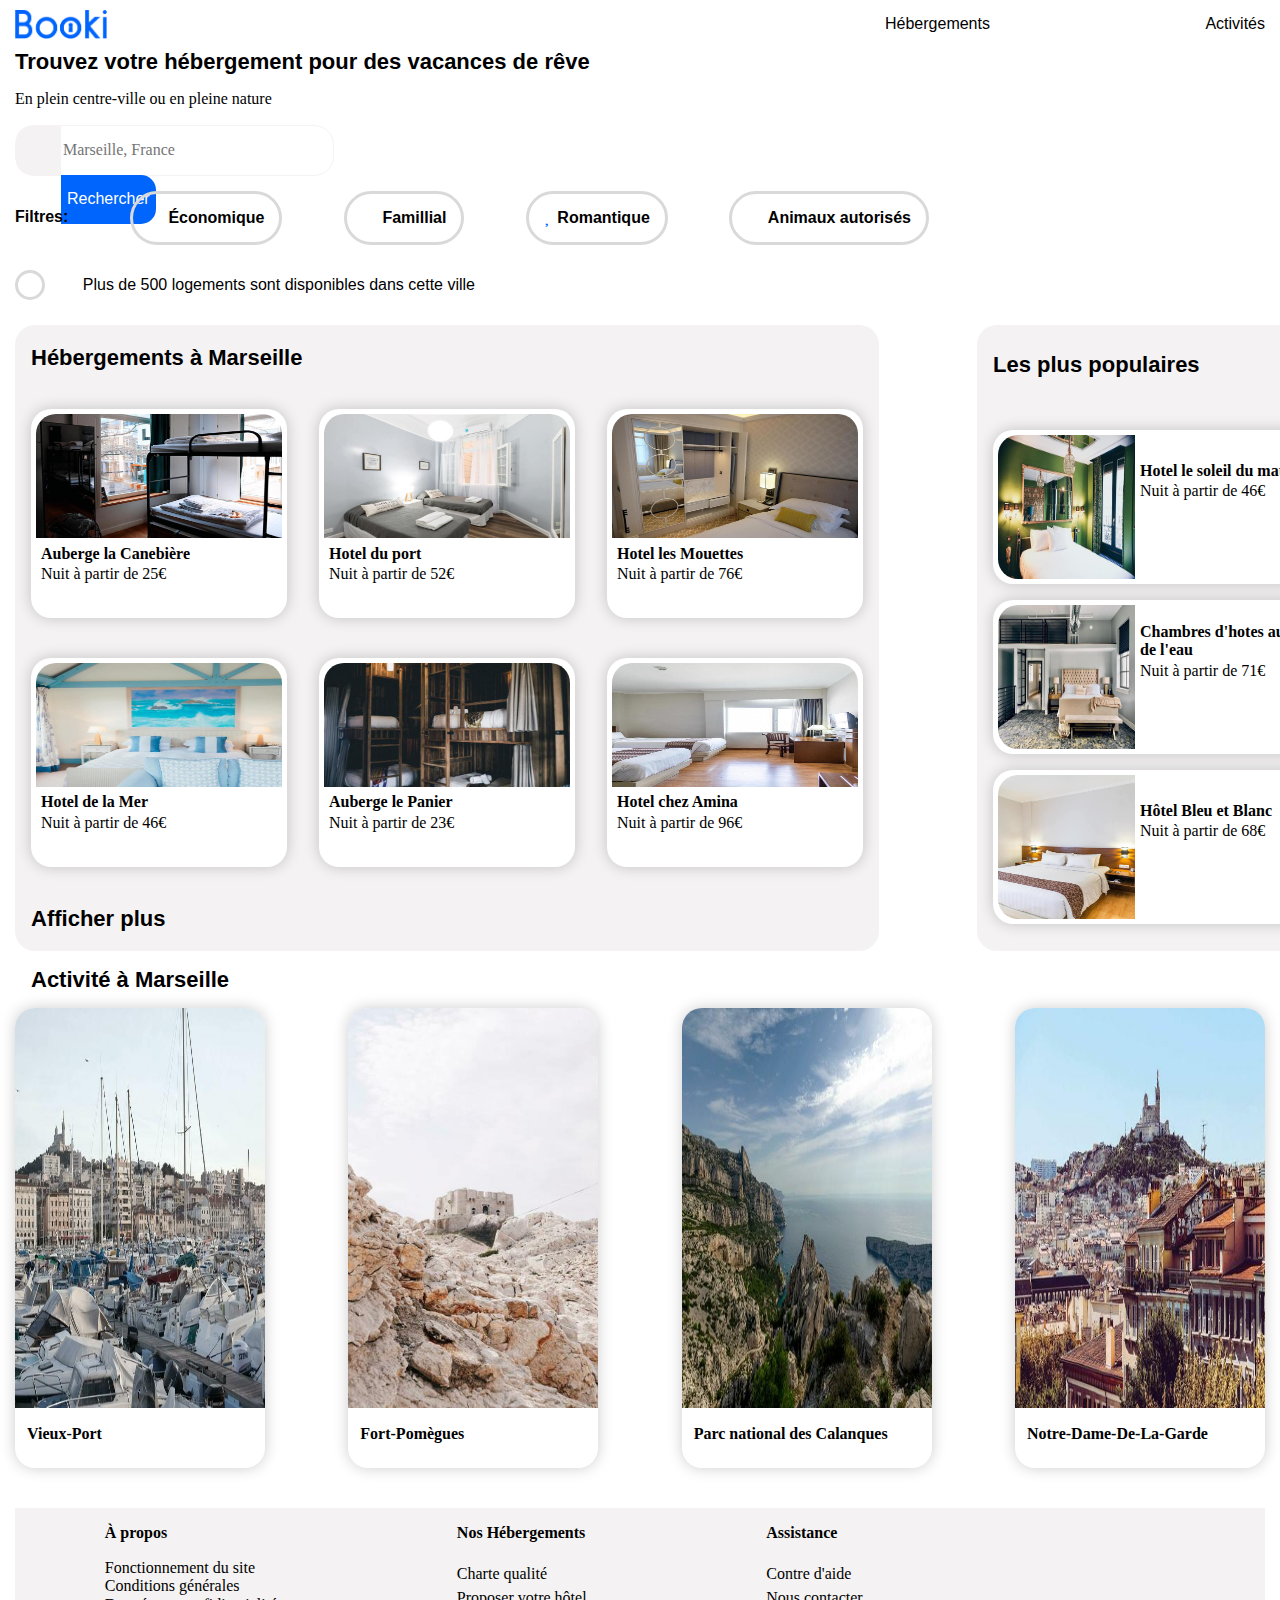
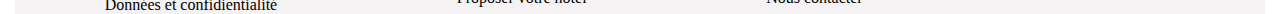
<file: P2/127.0.0.1.html>
<!DOCTYPE html>
<!-- saved from url=(0022)http://127.0.0.1:5500/ -->
<html lang="en"><head><meta http-equiv="Content-Type" content="text/html; charset=UTF-8">
    <title></title>
    
    <meta name="viewport" content="width=device-width, initial-scale=1">
    <link href="./127.0.0.1_files/style.css" rel="stylesheet">
    <link href="./127.0.0.1_files/normalize.css" rel="stylesheet">
    <script src="./127.0.0.1_files/062795a2f8.js" crossorigin="anonymous"></script><style media="all" id="fa-v4-font-face">/*!
 * Font Awesome Free 5.15.4 by @fontawesome - https://fontawesome.com
 * License - https://fontawesome.com/license/free (Icons: CC BY 4.0, Fonts: SIL OFL 1.1, Code: MIT License)
 */@font-face{font-family:"FontAwesome";font-display:block;src:url(https://ka-f.fontawesome.com/releases/v5.15.4/webfonts/free-fa-solid-900.eot);src:url(https://ka-f.fontawesome.com/releases/v5.15.4/webfonts/free-fa-solid-900.eot?#iefix) format("embedded-opentype"),url(https://ka-f.fontawesome.com/releases/v5.15.4/webfonts/free-fa-solid-900.woff2) format("woff2"),url(https://ka-f.fontawesome.com/releases/v5.15.4/webfonts/free-fa-solid-900.woff) format("woff"),url(https://ka-f.fontawesome.com/releases/v5.15.4/webfonts/free-fa-solid-900.ttf) format("truetype"),url(https://ka-f.fontawesome.com/releases/v5.15.4/webfonts/free-fa-solid-900.svg#fontawesome) format("svg")}@font-face{font-family:"FontAwesome";font-display:block;src:url(https://ka-f.fontawesome.com/releases/v5.15.4/webfonts/free-fa-brands-400.eot);src:url(https://ka-f.fontawesome.com/releases/v5.15.4/webfonts/free-fa-brands-400.eot?#iefix) format("embedded-opentype"),url(https://ka-f.fontawesome.com/releases/v5.15.4/webfonts/free-fa-brands-400.woff2) format("woff2"),url(https://ka-f.fontawesome.com/releases/v5.15.4/webfonts/free-fa-brands-400.woff) format("woff"),url(https://ka-f.fontawesome.com/releases/v5.15.4/webfonts/free-fa-brands-400.ttf) format("truetype"),url(https://ka-f.fontawesome.com/releases/v5.15.4/webfonts/free-fa-brands-400.svg#fontawesome) format("svg")}@font-face{font-family:"FontAwesome";font-display:block;src:url(https://ka-f.fontawesome.com/releases/v5.15.4/webfonts/free-fa-regular-400.eot);src:url(https://ka-f.fontawesome.com/releases/v5.15.4/webfonts/free-fa-regular-400.eot?#iefix) format("embedded-opentype"),url(https://ka-f.fontawesome.com/releases/v5.15.4/webfonts/free-fa-regular-400.woff2) format("woff2"),url(https://ka-f.fontawesome.com/releases/v5.15.4/webfonts/free-fa-regular-400.woff) format("woff"),url(https://ka-f.fontawesome.com/releases/v5.15.4/webfonts/free-fa-regular-400.ttf) format("truetype"),url(https://ka-f.fontawesome.com/releases/v5.15.4/webfonts/free-fa-regular-400.svg#fontawesome) format("svg");unicode-range:U+f004-f005,U+f007,U+f017,U+f022,U+f024,U+f02e,U+f03e,U+f044,U+f057-f059,U+f06e,U+f070,U+f075,U+f07b-f07c,U+f080,U+f086,U+f089,U+f094,U+f09d,U+f0a0,U+f0a4-f0a7,U+f0c5,U+f0c7-f0c8,U+f0e0,U+f0eb,U+f0f3,U+f0f8,U+f0fe,U+f111,U+f118-f11a,U+f11c,U+f133,U+f144,U+f146,U+f14a,U+f14d-f14e,U+f150-f152,U+f15b-f15c,U+f164-f165,U+f185-f186,U+f191-f192,U+f1ad,U+f1c1-f1c9,U+f1cd,U+f1d8,U+f1e3,U+f1ea,U+f1f6,U+f1f9,U+f20a,U+f247-f249,U+f24d,U+f254-f25b,U+f25d,U+f271-f274,U+f279,U+f28b,U+f28d,U+f2b5-f2b6,U+f2b9,U+f2bb,U+f2bd,U+f2c1-f2c2,U+f2d0,U+f2d2,U+f2dc,U+f2ed,U+f3a5,U+f3d1,U+f410}@font-face{font-family:"FontAwesome";font-display:block;src:url(https://ka-f.fontawesome.com/releases/v5.15.4/webfonts/free-fa-v4deprecations.eot);src:url(https://ka-f.fontawesome.com/releases/v5.15.4/webfonts/free-fa-v4deprecations.eot?#iefix) format("embedded-opentype"),url(https://ka-f.fontawesome.com/releases/v5.15.4/webfonts/free-fa-v4deprecations.woff2) format("woff2"),url(https://ka-f.fontawesome.com/releases/v5.15.4/webfonts/free-fa-v4deprecations.woff) format("woff"),url(https://ka-f.fontawesome.com/releases/v5.15.4/webfonts/free-fa-v4deprecations.ttf) format("truetype"),url(https://ka-f.fontawesome.com/releases/v5.15.4/webfonts/free-fa-v4deprecations.svg#fontawesome) format("svg");unicode-range:U+f003,U+f006,U+f014,U+f016,U+f01a-f01b,U+f01d,U+f040,U+f045-f047,U+f05c-f05d,U+f07d-f07e,U+f087-f088,U+f08a-f08b,U+f08e,U+f090,U+f096-f097,U+f0a2,U+f0e4-f0e6,U+f0ec-f0ee,U+f0f5-f0f7,U+f10c,U+f112,U+f114-f115,U+f11d,U+f123,U+f132,U+f145,U+f147-f149,U+f14c,U+f166,U+f16a,U+f172,U+f175-f178,U+f18e,U+f190,U+f196,U+f1b1,U+f1d9,U+f1db,U+f1f7,U+f20c,U+f219,U+f230,U+f24a,U+f250,U+f278,U+f27b,U+f283,U+f28c,U+f28e,U+f29b-f29c,U+f2b7,U+f2ba,U+f2bc,U+f2be,U+f2c0,U+f2c3,U+f2d3-f2d4}</style><style media="all" id="fa-v4-shims">/*!
 * Font Awesome Free 5.15.4 by @fontawesome - https://fontawesome.com
 * License - https://fontawesome.com/license/free (Icons: CC BY 4.0, Fonts: SIL OFL 1.1, Code: MIT License)
 */.fa.fa-glass:before{content:"\f000"}.fa.fa-meetup{font-family:"Font Awesome 5 Brands";font-weight:400}.fa.fa-star-o{font-family:"Font Awesome 5 Free";font-weight:400}.fa.fa-star-o:before{content:"\f005"}.fa.fa-close:before,.fa.fa-remove:before{content:"\f00d"}.fa.fa-gear:before{content:"\f013"}.fa.fa-trash-o{font-family:"Font Awesome 5 Free";font-weight:400}.fa.fa-trash-o:before{content:"\f2ed"}.fa.fa-file-o{font-family:"Font Awesome 5 Free";font-weight:400}.fa.fa-file-o:before{content:"\f15b"}.fa.fa-clock-o{font-family:"Font Awesome 5 Free";font-weight:400}.fa.fa-clock-o:before{content:"\f017"}.fa.fa-arrow-circle-o-down{font-family:"Font Awesome 5 Free";font-weight:400}.fa.fa-arrow-circle-o-down:before{content:"\f358"}.fa.fa-arrow-circle-o-up{font-family:"Font Awesome 5 Free";font-weight:400}.fa.fa-arrow-circle-o-up:before{content:"\f35b"}.fa.fa-play-circle-o{font-family:"Font Awesome 5 Free";font-weight:400}.fa.fa-play-circle-o:before{content:"\f144"}.fa.fa-repeat:before,.fa.fa-rotate-right:before{content:"\f01e"}.fa.fa-refresh:before{content:"\f021"}.fa.fa-list-alt{font-family:"Font Awesome 5 Free";font-weight:400}.fa.fa-dedent:before{content:"\f03b"}.fa.fa-video-camera:before{content:"\f03d"}.fa.fa-picture-o{font-family:"Font Awesome 5 Free";font-weight:400}.fa.fa-picture-o:before{content:"\f03e"}.fa.fa-photo{font-family:"Font Awesome 5 Free";font-weight:400}.fa.fa-photo:before{content:"\f03e"}.fa.fa-image{font-family:"Font Awesome 5 Free";font-weight:400}.fa.fa-image:before{content:"\f03e"}.fa.fa-pencil:before{content:"\f303"}.fa.fa-map-marker:before{content:"\f3c5"}.fa.fa-pencil-square-o{font-family:"Font Awesome 5 Free";font-weight:400}.fa.fa-pencil-square-o:before{content:"\f044"}.fa.fa-share-square-o{font-family:"Font Awesome 5 Free";font-weight:400}.fa.fa-share-square-o:before{content:"\f14d"}.fa.fa-check-square-o{font-family:"Font Awesome 5 Free";font-weight:400}.fa.fa-check-square-o:before{content:"\f14a"}.fa.fa-arrows:before{content:"\f0b2"}.fa.fa-times-circle-o{font-family:"Font Awesome 5 Free";font-weight:400}.fa.fa-times-circle-o:before{content:"\f057"}.fa.fa-check-circle-o{font-family:"Font Awesome 5 Free";font-weight:400}.fa.fa-check-circle-o:before{content:"\f058"}.fa.fa-mail-forward:before{content:"\f064"}.fa.fa-expand:before{content:"\f424"}.fa.fa-compress:before{content:"\f422"}.fa.fa-eye,.fa.fa-eye-slash{font-family:"Font Awesome 5 Free";font-weight:400}.fa.fa-warning:before{content:"\f071"}.fa.fa-calendar:before{content:"\f073"}.fa.fa-arrows-v:before{content:"\f338"}.fa.fa-arrows-h:before{content:"\f337"}.fa.fa-bar-chart{font-family:"Font Awesome 5 Free";font-weight:400}.fa.fa-bar-chart:before{content:"\f080"}.fa.fa-bar-chart-o{font-family:"Font Awesome 5 Free";font-weight:400}.fa.fa-bar-chart-o:before{content:"\f080"}.fa.fa-facebook-square,.fa.fa-twitter-square{font-family:"Font Awesome 5 Brands";font-weight:400}.fa.fa-gears:before{content:"\f085"}.fa.fa-thumbs-o-up{font-family:"Font Awesome 5 Free";font-weight:400}.fa.fa-thumbs-o-up:before{content:"\f164"}.fa.fa-thumbs-o-down{font-family:"Font Awesome 5 Free";font-weight:400}.fa.fa-thumbs-o-down:before{content:"\f165"}.fa.fa-heart-o{font-family:"Font Awesome 5 Free";font-weight:400}.fa.fa-heart-o:before{content:"\f004"}.fa.fa-sign-out:before{content:"\f2f5"}.fa.fa-linkedin-square{font-family:"Font Awesome 5 Brands";font-weight:400}.fa.fa-linkedin-square:before{content:"\f08c"}.fa.fa-thumb-tack:before{content:"\f08d"}.fa.fa-external-link:before{content:"\f35d"}.fa.fa-sign-in:before{content:"\f2f6"}.fa.fa-github-square{font-family:"Font Awesome 5 Brands";font-weight:400}.fa.fa-lemon-o{font-family:"Font Awesome 5 Free";font-weight:400}.fa.fa-lemon-o:before{content:"\f094"}.fa.fa-square-o{font-family:"Font Awesome 5 Free";font-weight:400}.fa.fa-square-o:before{content:"\f0c8"}.fa.fa-bookmark-o{font-family:"Font Awesome 5 Free";font-weight:400}.fa.fa-bookmark-o:before{content:"\f02e"}.fa.fa-facebook,.fa.fa-twitter{font-family:"Font Awesome 5 Brands";font-weight:400}.fa.fa-facebook:before{content:"\f39e"}.fa.fa-facebook-f{font-family:"Font Awesome 5 Brands";font-weight:400}.fa.fa-facebook-f:before{content:"\f39e"}.fa.fa-github{font-family:"Font Awesome 5 Brands";font-weight:400}.fa.fa-credit-card{font-family:"Font Awesome 5 Free";font-weight:400}.fa.fa-feed:before{content:"\f09e"}.fa.fa-hdd-o{font-family:"Font Awesome 5 Free";font-weight:400}.fa.fa-hdd-o:before{content:"\f0a0"}.fa.fa-hand-o-right{font-family:"Font Awesome 5 Free";font-weight:400}.fa.fa-hand-o-right:before{content:"\f0a4"}.fa.fa-hand-o-left{font-family:"Font Awesome 5 Free";font-weight:400}.fa.fa-hand-o-left:before{content:"\f0a5"}.fa.fa-hand-o-up{font-family:"Font Awesome 5 Free";font-weight:400}.fa.fa-hand-o-up:before{content:"\f0a6"}.fa.fa-hand-o-down{font-family:"Font Awesome 5 Free";font-weight:400}.fa.fa-hand-o-down:before{content:"\f0a7"}.fa.fa-arrows-alt:before{content:"\f31e"}.fa.fa-group:before{content:"\f0c0"}.fa.fa-chain:before{content:"\f0c1"}.fa.fa-scissors:before{content:"\f0c4"}.fa.fa-files-o{font-family:"Font Awesome 5 Free";font-weight:400}.fa.fa-files-o:before{content:"\f0c5"}.fa.fa-floppy-o{font-family:"Font Awesome 5 Free";font-weight:400}.fa.fa-floppy-o:before{content:"\f0c7"}.fa.fa-navicon:before,.fa.fa-reorder:before{content:"\f0c9"}.fa.fa-google-plus,.fa.fa-google-plus-square,.fa.fa-pinterest,.fa.fa-pinterest-square{font-family:"Font Awesome 5 Brands";font-weight:400}.fa.fa-google-plus:before{content:"\f0d5"}.fa.fa-money{font-family:"Font Awesome 5 Free";font-weight:400}.fa.fa-money:before{content:"\f3d1"}.fa.fa-unsorted:before{content:"\f0dc"}.fa.fa-sort-desc:before{content:"\f0dd"}.fa.fa-sort-asc:before{content:"\f0de"}.fa.fa-linkedin{font-family:"Font Awesome 5 Brands";font-weight:400}.fa.fa-linkedin:before{content:"\f0e1"}.fa.fa-rotate-left:before{content:"\f0e2"}.fa.fa-legal:before{content:"\f0e3"}.fa.fa-dashboard:before,.fa.fa-tachometer:before{content:"\f3fd"}.fa.fa-comment-o{font-family:"Font Awesome 5 Free";font-weight:400}.fa.fa-comment-o:before{content:"\f075"}.fa.fa-comments-o{font-family:"Font Awesome 5 Free";font-weight:400}.fa.fa-comments-o:before{content:"\f086"}.fa.fa-flash:before{content:"\f0e7"}.fa.fa-clipboard,.fa.fa-paste{font-family:"Font Awesome 5 Free";font-weight:400}.fa.fa-paste:before{content:"\f328"}.fa.fa-lightbulb-o{font-family:"Font Awesome 5 Free";font-weight:400}.fa.fa-lightbulb-o:before{content:"\f0eb"}.fa.fa-exchange:before{content:"\f362"}.fa.fa-cloud-download:before{content:"\f381"}.fa.fa-cloud-upload:before{content:"\f382"}.fa.fa-bell-o{font-family:"Font Awesome 5 Free";font-weight:400}.fa.fa-bell-o:before{content:"\f0f3"}.fa.fa-cutlery:before{content:"\f2e7"}.fa.fa-file-text-o{font-family:"Font Awesome 5 Free";font-weight:400}.fa.fa-file-text-o:before{content:"\f15c"}.fa.fa-building-o{font-family:"Font Awesome 5 Free";font-weight:400}.fa.fa-building-o:before{content:"\f1ad"}.fa.fa-hospital-o{font-family:"Font Awesome 5 Free";font-weight:400}.fa.fa-hospital-o:before{content:"\f0f8"}.fa.fa-tablet:before{content:"\f3fa"}.fa.fa-mobile-phone:before,.fa.fa-mobile:before{content:"\f3cd"}.fa.fa-circle-o{font-family:"Font Awesome 5 Free";font-weight:400}.fa.fa-circle-o:before{content:"\f111"}.fa.fa-mail-reply:before{content:"\f3e5"}.fa.fa-github-alt{font-family:"Font Awesome 5 Brands";font-weight:400}.fa.fa-folder-o{font-family:"Font Awesome 5 Free";font-weight:400}.fa.fa-folder-o:before{content:"\f07b"}.fa.fa-folder-open-o{font-family:"Font Awesome 5 Free";font-weight:400}.fa.fa-folder-open-o:before{content:"\f07c"}.fa.fa-smile-o{font-family:"Font Awesome 5 Free";font-weight:400}.fa.fa-smile-o:before{content:"\f118"}.fa.fa-frown-o{font-family:"Font Awesome 5 Free";font-weight:400}.fa.fa-frown-o:before{content:"\f119"}.fa.fa-meh-o{font-family:"Font Awesome 5 Free";font-weight:400}.fa.fa-meh-o:before{content:"\f11a"}.fa.fa-keyboard-o{font-family:"Font Awesome 5 Free";font-weight:400}.fa.fa-keyboard-o:before{content:"\f11c"}.fa.fa-flag-o{font-family:"Font Awesome 5 Free";font-weight:400}.fa.fa-flag-o:before{content:"\f024"}.fa.fa-mail-reply-all:before{content:"\f122"}.fa.fa-star-half-o{font-family:"Font Awesome 5 Free";font-weight:400}.fa.fa-star-half-o:before{content:"\f089"}.fa.fa-star-half-empty{font-family:"Font Awesome 5 Free";font-weight:400}.fa.fa-star-half-empty:before{content:"\f089"}.fa.fa-star-half-full{font-family:"Font Awesome 5 Free";font-weight:400}.fa.fa-star-half-full:before{content:"\f089"}.fa.fa-code-fork:before{content:"\f126"}.fa.fa-chain-broken:before{content:"\f127"}.fa.fa-shield:before{content:"\f3ed"}.fa.fa-calendar-o{font-family:"Font Awesome 5 Free";font-weight:400}.fa.fa-calendar-o:before{content:"\f133"}.fa.fa-css3,.fa.fa-html5,.fa.fa-maxcdn{font-family:"Font Awesome 5 Brands";font-weight:400}.fa.fa-ticket:before{content:"\f3ff"}.fa.fa-minus-square-o{font-family:"Font Awesome 5 Free";font-weight:400}.fa.fa-minus-square-o:before{content:"\f146"}.fa.fa-level-up:before{content:"\f3bf"}.fa.fa-level-down:before{content:"\f3be"}.fa.fa-pencil-square:before{content:"\f14b"}.fa.fa-external-link-square:before{content:"\f360"}.fa.fa-compass{font-family:"Font Awesome 5 Free";font-weight:400}.fa.fa-caret-square-o-down{font-family:"Font Awesome 5 Free";font-weight:400}.fa.fa-caret-square-o-down:before{content:"\f150"}.fa.fa-toggle-down{font-family:"Font Awesome 5 Free";font-weight:400}.fa.fa-toggle-down:before{content:"\f150"}.fa.fa-caret-square-o-up{font-family:"Font Awesome 5 Free";font-weight:400}.fa.fa-caret-square-o-up:before{content:"\f151"}.fa.fa-toggle-up{font-family:"Font Awesome 5 Free";font-weight:400}.fa.fa-toggle-up:before{content:"\f151"}.fa.fa-caret-square-o-right{font-family:"Font Awesome 5 Free";font-weight:400}.fa.fa-caret-square-o-right:before{content:"\f152"}.fa.fa-toggle-right{font-family:"Font Awesome 5 Free";font-weight:400}.fa.fa-toggle-right:before{content:"\f152"}.fa.fa-eur:before,.fa.fa-euro:before{content:"\f153"}.fa.fa-gbp:before{content:"\f154"}.fa.fa-dollar:before,.fa.fa-usd:before{content:"\f155"}.fa.fa-inr:before,.fa.fa-rupee:before{content:"\f156"}.fa.fa-cny:before,.fa.fa-jpy:before,.fa.fa-rmb:before,.fa.fa-yen:before{content:"\f157"}.fa.fa-rouble:before,.fa.fa-rub:before,.fa.fa-ruble:before{content:"\f158"}.fa.fa-krw:before,.fa.fa-won:before{content:"\f159"}.fa.fa-bitcoin,.fa.fa-btc{font-family:"Font Awesome 5 Brands";font-weight:400}.fa.fa-bitcoin:before{content:"\f15a"}.fa.fa-file-text:before{content:"\f15c"}.fa.fa-sort-alpha-asc:before{content:"\f15d"}.fa.fa-sort-alpha-desc:before{content:"\f881"}.fa.fa-sort-amount-asc:before{content:"\f160"}.fa.fa-sort-amount-desc:before{content:"\f884"}.fa.fa-sort-numeric-asc:before{content:"\f162"}.fa.fa-sort-numeric-desc:before{content:"\f886"}.fa.fa-xing,.fa.fa-xing-square,.fa.fa-youtube,.fa.fa-youtube-play,.fa.fa-youtube-square{font-family:"Font Awesome 5 Brands";font-weight:400}.fa.fa-youtube-play:before{content:"\f167"}.fa.fa-adn,.fa.fa-bitbucket,.fa.fa-bitbucket-square,.fa.fa-dropbox,.fa.fa-flickr,.fa.fa-instagram,.fa.fa-stack-overflow{font-family:"Font Awesome 5 Brands";font-weight:400}.fa.fa-bitbucket-square:before{content:"\f171"}.fa.fa-tumblr,.fa.fa-tumblr-square{font-family:"Font Awesome 5 Brands";font-weight:400}.fa.fa-long-arrow-down:before{content:"\f309"}.fa.fa-long-arrow-up:before{content:"\f30c"}.fa.fa-long-arrow-left:before{content:"\f30a"}.fa.fa-long-arrow-right:before{content:"\f30b"}.fa.fa-android,.fa.fa-apple,.fa.fa-dribbble,.fa.fa-foursquare,.fa.fa-gittip,.fa.fa-gratipay,.fa.fa-linux,.fa.fa-skype,.fa.fa-trello,.fa.fa-windows{font-family:"Font Awesome 5 Brands";font-weight:400}.fa.fa-gittip:before{content:"\f184"}.fa.fa-sun-o{font-family:"Font Awesome 5 Free";font-weight:400}.fa.fa-sun-o:before{content:"\f185"}.fa.fa-moon-o{font-family:"Font Awesome 5 Free";font-weight:400}.fa.fa-moon-o:before{content:"\f186"}.fa.fa-pagelines,.fa.fa-renren,.fa.fa-stack-exchange,.fa.fa-vk,.fa.fa-weibo{font-family:"Font Awesome 5 Brands";font-weight:400}.fa.fa-arrow-circle-o-right{font-family:"Font Awesome 5 Free";font-weight:400}.fa.fa-arrow-circle-o-right:before{content:"\f35a"}.fa.fa-arrow-circle-o-left{font-family:"Font Awesome 5 Free";font-weight:400}.fa.fa-arrow-circle-o-left:before{content:"\f359"}.fa.fa-caret-square-o-left{font-family:"Font Awesome 5 Free";font-weight:400}.fa.fa-caret-square-o-left:before{content:"\f191"}.fa.fa-toggle-left{font-family:"Font Awesome 5 Free";font-weight:400}.fa.fa-toggle-left:before{content:"\f191"}.fa.fa-dot-circle-o{font-family:"Font Awesome 5 Free";font-weight:400}.fa.fa-dot-circle-o:before{content:"\f192"}.fa.fa-vimeo-square{font-family:"Font Awesome 5 Brands";font-weight:400}.fa.fa-try:before,.fa.fa-turkish-lira:before{content:"\f195"}.fa.fa-plus-square-o{font-family:"Font Awesome 5 Free";font-weight:400}.fa.fa-plus-square-o:before{content:"\f0fe"}.fa.fa-openid,.fa.fa-slack,.fa.fa-wordpress{font-family:"Font Awesome 5 Brands";font-weight:400}.fa.fa-bank:before,.fa.fa-institution:before{content:"\f19c"}.fa.fa-mortar-board:before{content:"\f19d"}.fa.fa-delicious,.fa.fa-digg,.fa.fa-drupal,.fa.fa-google,.fa.fa-joomla,.fa.fa-pied-piper-alt,.fa.fa-pied-piper-pp,.fa.fa-reddit,.fa.fa-reddit-square,.fa.fa-stumbleupon,.fa.fa-stumbleupon-circle,.fa.fa-yahoo{font-family:"Font Awesome 5 Brands";font-weight:400}.fa.fa-spoon:before{content:"\f2e5"}.fa.fa-behance,.fa.fa-behance-square,.fa.fa-steam,.fa.fa-steam-square{font-family:"Font Awesome 5 Brands";font-weight:400}.fa.fa-automobile:before{content:"\f1b9"}.fa.fa-envelope-o{font-family:"Font Awesome 5 Free";font-weight:400}.fa.fa-envelope-o:before{content:"\f0e0"}.fa.fa-deviantart,.fa.fa-soundcloud,.fa.fa-spotify{font-family:"Font Awesome 5 Brands";font-weight:400}.fa.fa-file-pdf-o{font-family:"Font Awesome 5 Free";font-weight:400}.fa.fa-file-pdf-o:before{content:"\f1c1"}.fa.fa-file-word-o{font-family:"Font Awesome 5 Free";font-weight:400}.fa.fa-file-word-o:before{content:"\f1c2"}.fa.fa-file-excel-o{font-family:"Font Awesome 5 Free";font-weight:400}.fa.fa-file-excel-o:before{content:"\f1c3"}.fa.fa-file-powerpoint-o{font-family:"Font Awesome 5 Free";font-weight:400}.fa.fa-file-powerpoint-o:before{content:"\f1c4"}.fa.fa-file-image-o{font-family:"Font Awesome 5 Free";font-weight:400}.fa.fa-file-image-o:before{content:"\f1c5"}.fa.fa-file-photo-o{font-family:"Font Awesome 5 Free";font-weight:400}.fa.fa-file-photo-o:before{content:"\f1c5"}.fa.fa-file-picture-o{font-family:"Font Awesome 5 Free";font-weight:400}.fa.fa-file-picture-o:before{content:"\f1c5"}.fa.fa-file-archive-o{font-family:"Font Awesome 5 Free";font-weight:400}.fa.fa-file-archive-o:before{content:"\f1c6"}.fa.fa-file-zip-o{font-family:"Font Awesome 5 Free";font-weight:400}.fa.fa-file-zip-o:before{content:"\f1c6"}.fa.fa-file-audio-o{font-family:"Font Awesome 5 Free";font-weight:400}.fa.fa-file-audio-o:before{content:"\f1c7"}.fa.fa-file-sound-o{font-family:"Font Awesome 5 Free";font-weight:400}.fa.fa-file-sound-o:before{content:"\f1c7"}.fa.fa-file-video-o{font-family:"Font Awesome 5 Free";font-weight:400}.fa.fa-file-video-o:before{content:"\f1c8"}.fa.fa-file-movie-o{font-family:"Font Awesome 5 Free";font-weight:400}.fa.fa-file-movie-o:before{content:"\f1c8"}.fa.fa-file-code-o{font-family:"Font Awesome 5 Free";font-weight:400}.fa.fa-file-code-o:before{content:"\f1c9"}.fa.fa-codepen,.fa.fa-jsfiddle,.fa.fa-vine{font-family:"Font Awesome 5 Brands";font-weight:400}.fa.fa-life-bouy,.fa.fa-life-ring{font-family:"Font Awesome 5 Free";font-weight:400}.fa.fa-life-bouy:before{content:"\f1cd"}.fa.fa-life-buoy{font-family:"Font Awesome 5 Free";font-weight:400}.fa.fa-life-buoy:before{content:"\f1cd"}.fa.fa-life-saver{font-family:"Font Awesome 5 Free";font-weight:400}.fa.fa-life-saver:before{content:"\f1cd"}.fa.fa-support{font-family:"Font Awesome 5 Free";font-weight:400}.fa.fa-support:before{content:"\f1cd"}.fa.fa-circle-o-notch:before{content:"\f1ce"}.fa.fa-ra,.fa.fa-rebel{font-family:"Font Awesome 5 Brands";font-weight:400}.fa.fa-ra:before{content:"\f1d0"}.fa.fa-resistance{font-family:"Font Awesome 5 Brands";font-weight:400}.fa.fa-resistance:before{content:"\f1d0"}.fa.fa-empire,.fa.fa-ge{font-family:"Font Awesome 5 Brands";font-weight:400}.fa.fa-ge:before{content:"\f1d1"}.fa.fa-git,.fa.fa-git-square,.fa.fa-hacker-news,.fa.fa-y-combinator-square{font-family:"Font Awesome 5 Brands";font-weight:400}.fa.fa-y-combinator-square:before{content:"\f1d4"}.fa.fa-yc-square{font-family:"Font Awesome 5 Brands";font-weight:400}.fa.fa-yc-square:before{content:"\f1d4"}.fa.fa-qq,.fa.fa-tencent-weibo,.fa.fa-wechat,.fa.fa-weixin{font-family:"Font Awesome 5 Brands";font-weight:400}.fa.fa-wechat:before{content:"\f1d7"}.fa.fa-send:before{content:"\f1d8"}.fa.fa-paper-plane-o{font-family:"Font Awesome 5 Free";font-weight:400}.fa.fa-paper-plane-o:before{content:"\f1d8"}.fa.fa-send-o{font-family:"Font Awesome 5 Free";font-weight:400}.fa.fa-send-o:before{content:"\f1d8"}.fa.fa-circle-thin{font-family:"Font Awesome 5 Free";font-weight:400}.fa.fa-circle-thin:before{content:"\f111"}.fa.fa-header:before{content:"\f1dc"}.fa.fa-sliders:before{content:"\f1de"}.fa.fa-futbol-o{font-family:"Font Awesome 5 Free";font-weight:400}.fa.fa-futbol-o:before{content:"\f1e3"}.fa.fa-soccer-ball-o{font-family:"Font Awesome 5 Free";font-weight:400}.fa.fa-soccer-ball-o:before{content:"\f1e3"}.fa.fa-slideshare,.fa.fa-twitch,.fa.fa-yelp{font-family:"Font Awesome 5 Brands";font-weight:400}.fa.fa-newspaper-o{font-family:"Font Awesome 5 Free";font-weight:400}.fa.fa-newspaper-o:before{content:"\f1ea"}.fa.fa-cc-amex,.fa.fa-cc-discover,.fa.fa-cc-mastercard,.fa.fa-cc-paypal,.fa.fa-cc-stripe,.fa.fa-cc-visa,.fa.fa-google-wallet,.fa.fa-paypal{font-family:"Font Awesome 5 Brands";font-weight:400}.fa.fa-bell-slash-o{font-family:"Font Awesome 5 Free";font-weight:400}.fa.fa-bell-slash-o:before{content:"\f1f6"}.fa.fa-trash:before{content:"\f2ed"}.fa.fa-copyright{font-family:"Font Awesome 5 Free";font-weight:400}.fa.fa-eyedropper:before{content:"\f1fb"}.fa.fa-area-chart:before{content:"\f1fe"}.fa.fa-pie-chart:before{content:"\f200"}.fa.fa-line-chart:before{content:"\f201"}.fa.fa-angellist,.fa.fa-ioxhost,.fa.fa-lastfm,.fa.fa-lastfm-square{font-family:"Font Awesome 5 Brands";font-weight:400}.fa.fa-cc{font-family:"Font Awesome 5 Free";font-weight:400}.fa.fa-cc:before{content:"\f20a"}.fa.fa-ils:before,.fa.fa-shekel:before,.fa.fa-sheqel:before{content:"\f20b"}.fa.fa-meanpath{font-family:"Font Awesome 5 Brands";font-weight:400}.fa.fa-meanpath:before{content:"\f2b4"}.fa.fa-buysellads,.fa.fa-connectdevelop,.fa.fa-dashcube,.fa.fa-forumbee,.fa.fa-leanpub,.fa.fa-sellsy,.fa.fa-shirtsinbulk,.fa.fa-simplybuilt,.fa.fa-skyatlas{font-family:"Font Awesome 5 Brands";font-weight:400}.fa.fa-diamond{font-family:"Font Awesome 5 Free";font-weight:400}.fa.fa-diamond:before{content:"\f3a5"}.fa.fa-intersex:before{content:"\f224"}.fa.fa-facebook-official{font-family:"Font Awesome 5 Brands";font-weight:400}.fa.fa-facebook-official:before{content:"\f09a"}.fa.fa-pinterest-p,.fa.fa-whatsapp{font-family:"Font Awesome 5 Brands";font-weight:400}.fa.fa-hotel:before{content:"\f236"}.fa.fa-medium,.fa.fa-viacoin,.fa.fa-y-combinator,.fa.fa-yc{font-family:"Font Awesome 5 Brands";font-weight:400}.fa.fa-yc:before{content:"\f23b"}.fa.fa-expeditedssl,.fa.fa-opencart,.fa.fa-optin-monster{font-family:"Font Awesome 5 Brands";font-weight:400}.fa.fa-battery-4:before,.fa.fa-battery:before{content:"\f240"}.fa.fa-battery-3:before{content:"\f241"}.fa.fa-battery-2:before{content:"\f242"}.fa.fa-battery-1:before{content:"\f243"}.fa.fa-battery-0:before{content:"\f244"}.fa.fa-object-group,.fa.fa-object-ungroup,.fa.fa-sticky-note-o{font-family:"Font Awesome 5 Free";font-weight:400}.fa.fa-sticky-note-o:before{content:"\f249"}.fa.fa-cc-diners-club,.fa.fa-cc-jcb{font-family:"Font Awesome 5 Brands";font-weight:400}.fa.fa-clone,.fa.fa-hourglass-o{font-family:"Font Awesome 5 Free";font-weight:400}.fa.fa-hourglass-o:before{content:"\f254"}.fa.fa-hourglass-1:before{content:"\f251"}.fa.fa-hourglass-2:before{content:"\f252"}.fa.fa-hourglass-3:before{content:"\f253"}.fa.fa-hand-rock-o{font-family:"Font Awesome 5 Free";font-weight:400}.fa.fa-hand-rock-o:before{content:"\f255"}.fa.fa-hand-grab-o{font-family:"Font Awesome 5 Free";font-weight:400}.fa.fa-hand-grab-o:before{content:"\f255"}.fa.fa-hand-paper-o{font-family:"Font Awesome 5 Free";font-weight:400}.fa.fa-hand-paper-o:before{content:"\f256"}.fa.fa-hand-stop-o{font-family:"Font Awesome 5 Free";font-weight:400}.fa.fa-hand-stop-o:before{content:"\f256"}.fa.fa-hand-scissors-o{font-family:"Font Awesome 5 Free";font-weight:400}.fa.fa-hand-scissors-o:before{content:"\f257"}.fa.fa-hand-lizard-o{font-family:"Font Awesome 5 Free";font-weight:400}.fa.fa-hand-lizard-o:before{content:"\f258"}.fa.fa-hand-spock-o{font-family:"Font Awesome 5 Free";font-weight:400}.fa.fa-hand-spock-o:before{content:"\f259"}.fa.fa-hand-pointer-o{font-family:"Font Awesome 5 Free";font-weight:400}.fa.fa-hand-pointer-o:before{content:"\f25a"}.fa.fa-hand-peace-o{font-family:"Font Awesome 5 Free";font-weight:400}.fa.fa-hand-peace-o:before{content:"\f25b"}.fa.fa-registered{font-family:"Font Awesome 5 Free";font-weight:400}.fa.fa-chrome,.fa.fa-creative-commons,.fa.fa-firefox,.fa.fa-get-pocket,.fa.fa-gg,.fa.fa-gg-circle,.fa.fa-internet-explorer,.fa.fa-odnoklassniki,.fa.fa-odnoklassniki-square,.fa.fa-opera,.fa.fa-safari,.fa.fa-wikipedia-w{font-family:"Font Awesome 5 Brands";font-weight:400}.fa.fa-television:before{content:"\f26c"}.fa.fa-500px,.fa.fa-amazon,.fa.fa-contao{font-family:"Font Awesome 5 Brands";font-weight:400}.fa.fa-calendar-plus-o{font-family:"Font Awesome 5 Free";font-weight:400}.fa.fa-calendar-plus-o:before{content:"\f271"}.fa.fa-calendar-minus-o{font-family:"Font Awesome 5 Free";font-weight:400}.fa.fa-calendar-minus-o:before{content:"\f272"}.fa.fa-calendar-times-o{font-family:"Font Awesome 5 Free";font-weight:400}.fa.fa-calendar-times-o:before{content:"\f273"}.fa.fa-calendar-check-o{font-family:"Font Awesome 5 Free";font-weight:400}.fa.fa-calendar-check-o:before{content:"\f274"}.fa.fa-map-o{font-family:"Font Awesome 5 Free";font-weight:400}.fa.fa-map-o:before{content:"\f279"}.fa.fa-commenting:before{content:"\f4ad"}.fa.fa-commenting-o{font-family:"Font Awesome 5 Free";font-weight:400}.fa.fa-commenting-o:before{content:"\f4ad"}.fa.fa-houzz,.fa.fa-vimeo{font-family:"Font Awesome 5 Brands";font-weight:400}.fa.fa-vimeo:before{content:"\f27d"}.fa.fa-black-tie,.fa.fa-edge,.fa.fa-fonticons,.fa.fa-reddit-alien{font-family:"Font Awesome 5 Brands";font-weight:400}.fa.fa-credit-card-alt:before{content:"\f09d"}.fa.fa-codiepie,.fa.fa-fort-awesome,.fa.fa-mixcloud,.fa.fa-modx,.fa.fa-product-hunt,.fa.fa-scribd,.fa.fa-usb{font-family:"Font Awesome 5 Brands";font-weight:400}.fa.fa-pause-circle-o{font-family:"Font Awesome 5 Free";font-weight:400}.fa.fa-pause-circle-o:before{content:"\f28b"}.fa.fa-stop-circle-o{font-family:"Font Awesome 5 Free";font-weight:400}.fa.fa-stop-circle-o:before{content:"\f28d"}.fa.fa-bluetooth,.fa.fa-bluetooth-b,.fa.fa-envira,.fa.fa-gitlab,.fa.fa-wheelchair-alt,.fa.fa-wpbeginner,.fa.fa-wpforms{font-family:"Font Awesome 5 Brands";font-weight:400}.fa.fa-wheelchair-alt:before{content:"\f368"}.fa.fa-question-circle-o{font-family:"Font Awesome 5 Free";font-weight:400}.fa.fa-question-circle-o:before{content:"\f059"}.fa.fa-volume-control-phone:before{content:"\f2a0"}.fa.fa-asl-interpreting:before{content:"\f2a3"}.fa.fa-deafness:before,.fa.fa-hard-of-hearing:before{content:"\f2a4"}.fa.fa-glide,.fa.fa-glide-g{font-family:"Font Awesome 5 Brands";font-weight:400}.fa.fa-signing:before{content:"\f2a7"}.fa.fa-first-order,.fa.fa-google-plus-official,.fa.fa-pied-piper,.fa.fa-snapchat,.fa.fa-snapchat-ghost,.fa.fa-snapchat-square,.fa.fa-themeisle,.fa.fa-viadeo,.fa.fa-viadeo-square,.fa.fa-yoast{font-family:"Font Awesome 5 Brands";font-weight:400}.fa.fa-google-plus-official:before{content:"\f2b3"}.fa.fa-google-plus-circle{font-family:"Font Awesome 5 Brands";font-weight:400}.fa.fa-google-plus-circle:before{content:"\f2b3"}.fa.fa-fa,.fa.fa-font-awesome{font-family:"Font Awesome 5 Brands";font-weight:400}.fa.fa-fa:before{content:"\f2b4"}.fa.fa-handshake-o{font-family:"Font Awesome 5 Free";font-weight:400}.fa.fa-handshake-o:before{content:"\f2b5"}.fa.fa-envelope-open-o{font-family:"Font Awesome 5 Free";font-weight:400}.fa.fa-envelope-open-o:before{content:"\f2b6"}.fa.fa-linode{font-family:"Font Awesome 5 Brands";font-weight:400}.fa.fa-address-book-o{font-family:"Font Awesome 5 Free";font-weight:400}.fa.fa-address-book-o:before{content:"\f2b9"}.fa.fa-vcard:before{content:"\f2bb"}.fa.fa-address-card-o{font-family:"Font Awesome 5 Free";font-weight:400}.fa.fa-address-card-o:before{content:"\f2bb"}.fa.fa-vcard-o{font-family:"Font Awesome 5 Free";font-weight:400}.fa.fa-vcard-o:before{content:"\f2bb"}.fa.fa-user-circle-o{font-family:"Font Awesome 5 Free";font-weight:400}.fa.fa-user-circle-o:before{content:"\f2bd"}.fa.fa-user-o{font-family:"Font Awesome 5 Free";font-weight:400}.fa.fa-user-o:before{content:"\f007"}.fa.fa-id-badge{font-family:"Font Awesome 5 Free";font-weight:400}.fa.fa-drivers-license:before{content:"\f2c2"}.fa.fa-id-card-o{font-family:"Font Awesome 5 Free";font-weight:400}.fa.fa-id-card-o:before{content:"\f2c2"}.fa.fa-drivers-license-o{font-family:"Font Awesome 5 Free";font-weight:400}.fa.fa-drivers-license-o:before{content:"\f2c2"}.fa.fa-free-code-camp,.fa.fa-quora,.fa.fa-telegram{font-family:"Font Awesome 5 Brands";font-weight:400}.fa.fa-thermometer-4:before,.fa.fa-thermometer:before{content:"\f2c7"}.fa.fa-thermometer-3:before{content:"\f2c8"}.fa.fa-thermometer-2:before{content:"\f2c9"}.fa.fa-thermometer-1:before{content:"\f2ca"}.fa.fa-thermometer-0:before{content:"\f2cb"}.fa.fa-bathtub:before,.fa.fa-s15:before{content:"\f2cd"}.fa.fa-window-maximize,.fa.fa-window-restore{font-family:"Font Awesome 5 Free";font-weight:400}.fa.fa-times-rectangle:before{content:"\f410"}.fa.fa-window-close-o{font-family:"Font Awesome 5 Free";font-weight:400}.fa.fa-window-close-o:before{content:"\f410"}.fa.fa-times-rectangle-o{font-family:"Font Awesome 5 Free";font-weight:400}.fa.fa-times-rectangle-o:before{content:"\f410"}.fa.fa-bandcamp,.fa.fa-eercast,.fa.fa-etsy,.fa.fa-grav,.fa.fa-imdb,.fa.fa-ravelry{font-family:"Font Awesome 5 Brands";font-weight:400}.fa.fa-eercast:before{content:"\f2da"}.fa.fa-snowflake-o{font-family:"Font Awesome 5 Free";font-weight:400}.fa.fa-snowflake-o:before{content:"\f2dc"}.fa.fa-superpowers,.fa.fa-wpexplorer{font-family:"Font Awesome 5 Brands";font-weight:400}.fa.fa-cab:before{content:"\f1ba"}</style><style media="all" id="fa-main">/*!
 * Font Awesome Free 5.15.4 by @fontawesome - https://fontawesome.com
 * License - https://fontawesome.com/license/free (Icons: CC BY 4.0, Fonts: SIL OFL 1.1, Code: MIT License)
 */.fa,.fab,.fad,.fal,.far,.fas{-moz-osx-font-smoothing:grayscale;-webkit-font-smoothing:antialiased;display:inline-block;font-style:normal;font-variant:normal;text-rendering:auto;line-height:1}.fa-lg{font-size:1.33333em;line-height:.75em;vertical-align:-.0667em}.fa-xs{font-size:.75em}.fa-sm{font-size:.875em}.fa-1x{font-size:1em}.fa-2x{font-size:2em}.fa-3x{font-size:3em}.fa-4x{font-size:4em}.fa-5x{font-size:5em}.fa-6x{font-size:6em}.fa-7x{font-size:7em}.fa-8x{font-size:8em}.fa-9x{font-size:9em}.fa-10x{font-size:10em}.fa-fw{text-align:center;width:1.25em}.fa-ul{list-style-type:none;margin-left:2.5em;padding-left:0}.fa-ul>li{position:relative}.fa-li{left:-2em;position:absolute;text-align:center;width:2em;line-height:inherit}.fa-border{border:.08em solid #eee;border-radius:.1em;padding:.2em .25em .15em}.fa-pull-left{float:left}.fa-pull-right{float:right}.fa.fa-pull-left,.fab.fa-pull-left,.fal.fa-pull-left,.far.fa-pull-left,.fas.fa-pull-left{margin-right:.3em}.fa.fa-pull-right,.fab.fa-pull-right,.fal.fa-pull-right,.far.fa-pull-right,.fas.fa-pull-right{margin-left:.3em}.fa-spin{-webkit-animation:fa-spin 2s linear infinite;animation:fa-spin 2s linear infinite}.fa-pulse{-webkit-animation:fa-spin 1s steps(8) infinite;animation:fa-spin 1s steps(8) infinite}@-webkit-keyframes fa-spin{0%{-webkit-transform:rotate(0deg);transform:rotate(0deg)}to{-webkit-transform:rotate(1turn);transform:rotate(1turn)}}@keyframes fa-spin{0%{-webkit-transform:rotate(0deg);transform:rotate(0deg)}to{-webkit-transform:rotate(1turn);transform:rotate(1turn)}}.fa-rotate-90{-ms-filter:"progid:DXImageTransform.Microsoft.BasicImage(rotation=1)";-webkit-transform:rotate(90deg);transform:rotate(90deg)}.fa-rotate-180{-ms-filter:"progid:DXImageTransform.Microsoft.BasicImage(rotation=2)";-webkit-transform:rotate(180deg);transform:rotate(180deg)}.fa-rotate-270{-ms-filter:"progid:DXImageTransform.Microsoft.BasicImage(rotation=3)";-webkit-transform:rotate(270deg);transform:rotate(270deg)}.fa-flip-horizontal{-ms-filter:"progid:DXImageTransform.Microsoft.BasicImage(rotation=0, mirror=1)";-webkit-transform:scaleX(-1);transform:scaleX(-1)}.fa-flip-vertical{-webkit-transform:scaleY(-1);transform:scaleY(-1)}.fa-flip-both,.fa-flip-horizontal.fa-flip-vertical,.fa-flip-vertical{-ms-filter:"progid:DXImageTransform.Microsoft.BasicImage(rotation=2, mirror=1)"}.fa-flip-both,.fa-flip-horizontal.fa-flip-vertical{-webkit-transform:scale(-1);transform:scale(-1)}:root .fa-flip-both,:root .fa-flip-horizontal,:root .fa-flip-vertical,:root .fa-rotate-90,:root .fa-rotate-180,:root .fa-rotate-270{-webkit-filter:none;filter:none}.fa-stack{display:inline-block;height:2em;line-height:2em;position:relative;vertical-align:middle;width:2.5em}.fa-stack-1x,.fa-stack-2x{left:0;position:absolute;text-align:center;width:100%}.fa-stack-1x{line-height:inherit}.fa-stack-2x{font-size:2em}.fa-inverse{color:#fff}.fa-500px:before{content:"\f26e"}.fa-accessible-icon:before{content:"\f368"}.fa-accusoft:before{content:"\f369"}.fa-acquisitions-incorporated:before{content:"\f6af"}.fa-ad:before{content:"\f641"}.fa-address-book:before{content:"\f2b9"}.fa-address-card:before{content:"\f2bb"}.fa-adjust:before{content:"\f042"}.fa-adn:before{content:"\f170"}.fa-adversal:before{content:"\f36a"}.fa-affiliatetheme:before{content:"\f36b"}.fa-air-freshener:before{content:"\f5d0"}.fa-airbnb:before{content:"\f834"}.fa-algolia:before{content:"\f36c"}.fa-align-center:before{content:"\f037"}.fa-align-justify:before{content:"\f039"}.fa-align-left:before{content:"\f036"}.fa-align-right:before{content:"\f038"}.fa-alipay:before{content:"\f642"}.fa-allergies:before{content:"\f461"}.fa-amazon:before{content:"\f270"}.fa-amazon-pay:before{content:"\f42c"}.fa-ambulance:before{content:"\f0f9"}.fa-american-sign-language-interpreting:before{content:"\f2a3"}.fa-amilia:before{content:"\f36d"}.fa-anchor:before{content:"\f13d"}.fa-android:before{content:"\f17b"}.fa-angellist:before{content:"\f209"}.fa-angle-double-down:before{content:"\f103"}.fa-angle-double-left:before{content:"\f100"}.fa-angle-double-right:before{content:"\f101"}.fa-angle-double-up:before{content:"\f102"}.fa-angle-down:before{content:"\f107"}.fa-angle-left:before{content:"\f104"}.fa-angle-right:before{content:"\f105"}.fa-angle-up:before{content:"\f106"}.fa-angry:before{content:"\f556"}.fa-angrycreative:before{content:"\f36e"}.fa-angular:before{content:"\f420"}.fa-ankh:before{content:"\f644"}.fa-app-store:before{content:"\f36f"}.fa-app-store-ios:before{content:"\f370"}.fa-apper:before{content:"\f371"}.fa-apple:before{content:"\f179"}.fa-apple-alt:before{content:"\f5d1"}.fa-apple-pay:before{content:"\f415"}.fa-archive:before{content:"\f187"}.fa-archway:before{content:"\f557"}.fa-arrow-alt-circle-down:before{content:"\f358"}.fa-arrow-alt-circle-left:before{content:"\f359"}.fa-arrow-alt-circle-right:before{content:"\f35a"}.fa-arrow-alt-circle-up:before{content:"\f35b"}.fa-arrow-circle-down:before{content:"\f0ab"}.fa-arrow-circle-left:before{content:"\f0a8"}.fa-arrow-circle-right:before{content:"\f0a9"}.fa-arrow-circle-up:before{content:"\f0aa"}.fa-arrow-down:before{content:"\f063"}.fa-arrow-left:before{content:"\f060"}.fa-arrow-right:before{content:"\f061"}.fa-arrow-up:before{content:"\f062"}.fa-arrows-alt:before{content:"\f0b2"}.fa-arrows-alt-h:before{content:"\f337"}.fa-arrows-alt-v:before{content:"\f338"}.fa-artstation:before{content:"\f77a"}.fa-assistive-listening-systems:before{content:"\f2a2"}.fa-asterisk:before{content:"\f069"}.fa-asymmetrik:before{content:"\f372"}.fa-at:before{content:"\f1fa"}.fa-atlas:before{content:"\f558"}.fa-atlassian:before{content:"\f77b"}.fa-atom:before{content:"\f5d2"}.fa-audible:before{content:"\f373"}.fa-audio-description:before{content:"\f29e"}.fa-autoprefixer:before{content:"\f41c"}.fa-avianex:before{content:"\f374"}.fa-aviato:before{content:"\f421"}.fa-award:before{content:"\f559"}.fa-aws:before{content:"\f375"}.fa-baby:before{content:"\f77c"}.fa-baby-carriage:before{content:"\f77d"}.fa-backspace:before{content:"\f55a"}.fa-backward:before{content:"\f04a"}.fa-bacon:before{content:"\f7e5"}.fa-bacteria:before{content:"\e059"}.fa-bacterium:before{content:"\e05a"}.fa-bahai:before{content:"\f666"}.fa-balance-scale:before{content:"\f24e"}.fa-balance-scale-left:before{content:"\f515"}.fa-balance-scale-right:before{content:"\f516"}.fa-ban:before{content:"\f05e"}.fa-band-aid:before{content:"\f462"}.fa-bandcamp:before{content:"\f2d5"}.fa-barcode:before{content:"\f02a"}.fa-bars:before{content:"\f0c9"}.fa-baseball-ball:before{content:"\f433"}.fa-basketball-ball:before{content:"\f434"}.fa-bath:before{content:"\f2cd"}.fa-battery-empty:before{content:"\f244"}.fa-battery-full:before{content:"\f240"}.fa-battery-half:before{content:"\f242"}.fa-battery-quarter:before{content:"\f243"}.fa-battery-three-quarters:before{content:"\f241"}.fa-battle-net:before{content:"\f835"}.fa-bed:before{content:"\f236"}.fa-beer:before{content:"\f0fc"}.fa-behance:before{content:"\f1b4"}.fa-behance-square:before{content:"\f1b5"}.fa-bell:before{content:"\f0f3"}.fa-bell-slash:before{content:"\f1f6"}.fa-bezier-curve:before{content:"\f55b"}.fa-bible:before{content:"\f647"}.fa-bicycle:before{content:"\f206"}.fa-biking:before{content:"\f84a"}.fa-bimobject:before{content:"\f378"}.fa-binoculars:before{content:"\f1e5"}.fa-biohazard:before{content:"\f780"}.fa-birthday-cake:before{content:"\f1fd"}.fa-bitbucket:before{content:"\f171"}.fa-bitcoin:before{content:"\f379"}.fa-bity:before{content:"\f37a"}.fa-black-tie:before{content:"\f27e"}.fa-blackberry:before{content:"\f37b"}.fa-blender:before{content:"\f517"}.fa-blender-phone:before{content:"\f6b6"}.fa-blind:before{content:"\f29d"}.fa-blog:before{content:"\f781"}.fa-blogger:before{content:"\f37c"}.fa-blogger-b:before{content:"\f37d"}.fa-bluetooth:before{content:"\f293"}.fa-bluetooth-b:before{content:"\f294"}.fa-bold:before{content:"\f032"}.fa-bolt:before{content:"\f0e7"}.fa-bomb:before{content:"\f1e2"}.fa-bone:before{content:"\f5d7"}.fa-bong:before{content:"\f55c"}.fa-book:before{content:"\f02d"}.fa-book-dead:before{content:"\f6b7"}.fa-book-medical:before{content:"\f7e6"}.fa-book-open:before{content:"\f518"}.fa-book-reader:before{content:"\f5da"}.fa-bookmark:before{content:"\f02e"}.fa-bootstrap:before{content:"\f836"}.fa-border-all:before{content:"\f84c"}.fa-border-none:before{content:"\f850"}.fa-border-style:before{content:"\f853"}.fa-bowling-ball:before{content:"\f436"}.fa-box:before{content:"\f466"}.fa-box-open:before{content:"\f49e"}.fa-box-tissue:before{content:"\e05b"}.fa-boxes:before{content:"\f468"}.fa-braille:before{content:"\f2a1"}.fa-brain:before{content:"\f5dc"}.fa-bread-slice:before{content:"\f7ec"}.fa-briefcase:before{content:"\f0b1"}.fa-briefcase-medical:before{content:"\f469"}.fa-broadcast-tower:before{content:"\f519"}.fa-broom:before{content:"\f51a"}.fa-brush:before{content:"\f55d"}.fa-btc:before{content:"\f15a"}.fa-buffer:before{content:"\f837"}.fa-bug:before{content:"\f188"}.fa-building:before{content:"\f1ad"}.fa-bullhorn:before{content:"\f0a1"}.fa-bullseye:before{content:"\f140"}.fa-burn:before{content:"\f46a"}.fa-buromobelexperte:before{content:"\f37f"}.fa-bus:before{content:"\f207"}.fa-bus-alt:before{content:"\f55e"}.fa-business-time:before{content:"\f64a"}.fa-buy-n-large:before{content:"\f8a6"}.fa-buysellads:before{content:"\f20d"}.fa-calculator:before{content:"\f1ec"}.fa-calendar:before{content:"\f133"}.fa-calendar-alt:before{content:"\f073"}.fa-calendar-check:before{content:"\f274"}.fa-calendar-day:before{content:"\f783"}.fa-calendar-minus:before{content:"\f272"}.fa-calendar-plus:before{content:"\f271"}.fa-calendar-times:before{content:"\f273"}.fa-calendar-week:before{content:"\f784"}.fa-camera:before{content:"\f030"}.fa-camera-retro:before{content:"\f083"}.fa-campground:before{content:"\f6bb"}.fa-canadian-maple-leaf:before{content:"\f785"}.fa-candy-cane:before{content:"\f786"}.fa-cannabis:before{content:"\f55f"}.fa-capsules:before{content:"\f46b"}.fa-car:before{content:"\f1b9"}.fa-car-alt:before{content:"\f5de"}.fa-car-battery:before{content:"\f5df"}.fa-car-crash:before{content:"\f5e1"}.fa-car-side:before{content:"\f5e4"}.fa-caravan:before{content:"\f8ff"}.fa-caret-down:before{content:"\f0d7"}.fa-caret-left:before{content:"\f0d9"}.fa-caret-right:before{content:"\f0da"}.fa-caret-square-down:before{content:"\f150"}.fa-caret-square-left:before{content:"\f191"}.fa-caret-square-right:before{content:"\f152"}.fa-caret-square-up:before{content:"\f151"}.fa-caret-up:before{content:"\f0d8"}.fa-carrot:before{content:"\f787"}.fa-cart-arrow-down:before{content:"\f218"}.fa-cart-plus:before{content:"\f217"}.fa-cash-register:before{content:"\f788"}.fa-cat:before{content:"\f6be"}.fa-cc-amazon-pay:before{content:"\f42d"}.fa-cc-amex:before{content:"\f1f3"}.fa-cc-apple-pay:before{content:"\f416"}.fa-cc-diners-club:before{content:"\f24c"}.fa-cc-discover:before{content:"\f1f2"}.fa-cc-jcb:before{content:"\f24b"}.fa-cc-mastercard:before{content:"\f1f1"}.fa-cc-paypal:before{content:"\f1f4"}.fa-cc-stripe:before{content:"\f1f5"}.fa-cc-visa:before{content:"\f1f0"}.fa-centercode:before{content:"\f380"}.fa-centos:before{content:"\f789"}.fa-certificate:before{content:"\f0a3"}.fa-chair:before{content:"\f6c0"}.fa-chalkboard:before{content:"\f51b"}.fa-chalkboard-teacher:before{content:"\f51c"}.fa-charging-station:before{content:"\f5e7"}.fa-chart-area:before{content:"\f1fe"}.fa-chart-bar:before{content:"\f080"}.fa-chart-line:before{content:"\f201"}.fa-chart-pie:before{content:"\f200"}.fa-check:before{content:"\f00c"}.fa-check-circle:before{content:"\f058"}.fa-check-double:before{content:"\f560"}.fa-check-square:before{content:"\f14a"}.fa-cheese:before{content:"\f7ef"}.fa-chess:before{content:"\f439"}.fa-chess-bishop:before{content:"\f43a"}.fa-chess-board:before{content:"\f43c"}.fa-chess-king:before{content:"\f43f"}.fa-chess-knight:before{content:"\f441"}.fa-chess-pawn:before{content:"\f443"}.fa-chess-queen:before{content:"\f445"}.fa-chess-rook:before{content:"\f447"}.fa-chevron-circle-down:before{content:"\f13a"}.fa-chevron-circle-left:before{content:"\f137"}.fa-chevron-circle-right:before{content:"\f138"}.fa-chevron-circle-up:before{content:"\f139"}.fa-chevron-down:before{content:"\f078"}.fa-chevron-left:before{content:"\f053"}.fa-chevron-right:before{content:"\f054"}.fa-chevron-up:before{content:"\f077"}.fa-child:before{content:"\f1ae"}.fa-chrome:before{content:"\f268"}.fa-chromecast:before{content:"\f838"}.fa-church:before{content:"\f51d"}.fa-circle:before{content:"\f111"}.fa-circle-notch:before{content:"\f1ce"}.fa-city:before{content:"\f64f"}.fa-clinic-medical:before{content:"\f7f2"}.fa-clipboard:before{content:"\f328"}.fa-clipboard-check:before{content:"\f46c"}.fa-clipboard-list:before{content:"\f46d"}.fa-clock:before{content:"\f017"}.fa-clone:before{content:"\f24d"}.fa-closed-captioning:before{content:"\f20a"}.fa-cloud:before{content:"\f0c2"}.fa-cloud-download-alt:before{content:"\f381"}.fa-cloud-meatball:before{content:"\f73b"}.fa-cloud-moon:before{content:"\f6c3"}.fa-cloud-moon-rain:before{content:"\f73c"}.fa-cloud-rain:before{content:"\f73d"}.fa-cloud-showers-heavy:before{content:"\f740"}.fa-cloud-sun:before{content:"\f6c4"}.fa-cloud-sun-rain:before{content:"\f743"}.fa-cloud-upload-alt:before{content:"\f382"}.fa-cloudflare:before{content:"\e07d"}.fa-cloudscale:before{content:"\f383"}.fa-cloudsmith:before{content:"\f384"}.fa-cloudversify:before{content:"\f385"}.fa-cocktail:before{content:"\f561"}.fa-code:before{content:"\f121"}.fa-code-branch:before{content:"\f126"}.fa-codepen:before{content:"\f1cb"}.fa-codiepie:before{content:"\f284"}.fa-coffee:before{content:"\f0f4"}.fa-cog:before{content:"\f013"}.fa-cogs:before{content:"\f085"}.fa-coins:before{content:"\f51e"}.fa-columns:before{content:"\f0db"}.fa-comment:before{content:"\f075"}.fa-comment-alt:before{content:"\f27a"}.fa-comment-dollar:before{content:"\f651"}.fa-comment-dots:before{content:"\f4ad"}.fa-comment-medical:before{content:"\f7f5"}.fa-comment-slash:before{content:"\f4b3"}.fa-comments:before{content:"\f086"}.fa-comments-dollar:before{content:"\f653"}.fa-compact-disc:before{content:"\f51f"}.fa-compass:before{content:"\f14e"}.fa-compress:before{content:"\f066"}.fa-compress-alt:before{content:"\f422"}.fa-compress-arrows-alt:before{content:"\f78c"}.fa-concierge-bell:before{content:"\f562"}.fa-confluence:before{content:"\f78d"}.fa-connectdevelop:before{content:"\f20e"}.fa-contao:before{content:"\f26d"}.fa-cookie:before{content:"\f563"}.fa-cookie-bite:before{content:"\f564"}.fa-copy:before{content:"\f0c5"}.fa-copyright:before{content:"\f1f9"}.fa-cotton-bureau:before{content:"\f89e"}.fa-couch:before{content:"\f4b8"}.fa-cpanel:before{content:"\f388"}.fa-creative-commons:before{content:"\f25e"}.fa-creative-commons-by:before{content:"\f4e7"}.fa-creative-commons-nc:before{content:"\f4e8"}.fa-creative-commons-nc-eu:before{content:"\f4e9"}.fa-creative-commons-nc-jp:before{content:"\f4ea"}.fa-creative-commons-nd:before{content:"\f4eb"}.fa-creative-commons-pd:before{content:"\f4ec"}.fa-creative-commons-pd-alt:before{content:"\f4ed"}.fa-creative-commons-remix:before{content:"\f4ee"}.fa-creative-commons-sa:before{content:"\f4ef"}.fa-creative-commons-sampling:before{content:"\f4f0"}.fa-creative-commons-sampling-plus:before{content:"\f4f1"}.fa-creative-commons-share:before{content:"\f4f2"}.fa-creative-commons-zero:before{content:"\f4f3"}.fa-credit-card:before{content:"\f09d"}.fa-critical-role:before{content:"\f6c9"}.fa-crop:before{content:"\f125"}.fa-crop-alt:before{content:"\f565"}.fa-cross:before{content:"\f654"}.fa-crosshairs:before{content:"\f05b"}.fa-crow:before{content:"\f520"}.fa-crown:before{content:"\f521"}.fa-crutch:before{content:"\f7f7"}.fa-css3:before{content:"\f13c"}.fa-css3-alt:before{content:"\f38b"}.fa-cube:before{content:"\f1b2"}.fa-cubes:before{content:"\f1b3"}.fa-cut:before{content:"\f0c4"}.fa-cuttlefish:before{content:"\f38c"}.fa-d-and-d:before{content:"\f38d"}.fa-d-and-d-beyond:before{content:"\f6ca"}.fa-dailymotion:before{content:"\e052"}.fa-dashcube:before{content:"\f210"}.fa-database:before{content:"\f1c0"}.fa-deaf:before{content:"\f2a4"}.fa-deezer:before{content:"\e077"}.fa-delicious:before{content:"\f1a5"}.fa-democrat:before{content:"\f747"}.fa-deploydog:before{content:"\f38e"}.fa-deskpro:before{content:"\f38f"}.fa-desktop:before{content:"\f108"}.fa-dev:before{content:"\f6cc"}.fa-deviantart:before{content:"\f1bd"}.fa-dharmachakra:before{content:"\f655"}.fa-dhl:before{content:"\f790"}.fa-diagnoses:before{content:"\f470"}.fa-diaspora:before{content:"\f791"}.fa-dice:before{content:"\f522"}.fa-dice-d20:before{content:"\f6cf"}.fa-dice-d6:before{content:"\f6d1"}.fa-dice-five:before{content:"\f523"}.fa-dice-four:before{content:"\f524"}.fa-dice-one:before{content:"\f525"}.fa-dice-six:before{content:"\f526"}.fa-dice-three:before{content:"\f527"}.fa-dice-two:before{content:"\f528"}.fa-digg:before{content:"\f1a6"}.fa-digital-ocean:before{content:"\f391"}.fa-digital-tachograph:before{content:"\f566"}.fa-directions:before{content:"\f5eb"}.fa-discord:before{content:"\f392"}.fa-discourse:before{content:"\f393"}.fa-disease:before{content:"\f7fa"}.fa-divide:before{content:"\f529"}.fa-dizzy:before{content:"\f567"}.fa-dna:before{content:"\f471"}.fa-dochub:before{content:"\f394"}.fa-docker:before{content:"\f395"}.fa-dog:before{content:"\f6d3"}.fa-dollar-sign:before{content:"\f155"}.fa-dolly:before{content:"\f472"}.fa-dolly-flatbed:before{content:"\f474"}.fa-donate:before{content:"\f4b9"}.fa-door-closed:before{content:"\f52a"}.fa-door-open:before{content:"\f52b"}.fa-dot-circle:before{content:"\f192"}.fa-dove:before{content:"\f4ba"}.fa-download:before{content:"\f019"}.fa-draft2digital:before{content:"\f396"}.fa-drafting-compass:before{content:"\f568"}.fa-dragon:before{content:"\f6d5"}.fa-draw-polygon:before{content:"\f5ee"}.fa-dribbble:before{content:"\f17d"}.fa-dribbble-square:before{content:"\f397"}.fa-dropbox:before{content:"\f16b"}.fa-drum:before{content:"\f569"}.fa-drum-steelpan:before{content:"\f56a"}.fa-drumstick-bite:before{content:"\f6d7"}.fa-drupal:before{content:"\f1a9"}.fa-dumbbell:before{content:"\f44b"}.fa-dumpster:before{content:"\f793"}.fa-dumpster-fire:before{content:"\f794"}.fa-dungeon:before{content:"\f6d9"}.fa-dyalog:before{content:"\f399"}.fa-earlybirds:before{content:"\f39a"}.fa-ebay:before{content:"\f4f4"}.fa-edge:before{content:"\f282"}.fa-edge-legacy:before{content:"\e078"}.fa-edit:before{content:"\f044"}.fa-egg:before{content:"\f7fb"}.fa-eject:before{content:"\f052"}.fa-elementor:before{content:"\f430"}.fa-ellipsis-h:before{content:"\f141"}.fa-ellipsis-v:before{content:"\f142"}.fa-ello:before{content:"\f5f1"}.fa-ember:before{content:"\f423"}.fa-empire:before{content:"\f1d1"}.fa-envelope:before{content:"\f0e0"}.fa-envelope-open:before{content:"\f2b6"}.fa-envelope-open-text:before{content:"\f658"}.fa-envelope-square:before{content:"\f199"}.fa-envira:before{content:"\f299"}.fa-equals:before{content:"\f52c"}.fa-eraser:before{content:"\f12d"}.fa-erlang:before{content:"\f39d"}.fa-ethereum:before{content:"\f42e"}.fa-ethernet:before{content:"\f796"}.fa-etsy:before{content:"\f2d7"}.fa-euro-sign:before{content:"\f153"}.fa-evernote:before{content:"\f839"}.fa-exchange-alt:before{content:"\f362"}.fa-exclamation:before{content:"\f12a"}.fa-exclamation-circle:before{content:"\f06a"}.fa-exclamation-triangle:before{content:"\f071"}.fa-expand:before{content:"\f065"}.fa-expand-alt:before{content:"\f424"}.fa-expand-arrows-alt:before{content:"\f31e"}.fa-expeditedssl:before{content:"\f23e"}.fa-external-link-alt:before{content:"\f35d"}.fa-external-link-square-alt:before{content:"\f360"}.fa-eye:before{content:"\f06e"}.fa-eye-dropper:before{content:"\f1fb"}.fa-eye-slash:before{content:"\f070"}.fa-facebook:before{content:"\f09a"}.fa-facebook-f:before{content:"\f39e"}.fa-facebook-messenger:before{content:"\f39f"}.fa-facebook-square:before{content:"\f082"}.fa-fan:before{content:"\f863"}.fa-fantasy-flight-games:before{content:"\f6dc"}.fa-fast-backward:before{content:"\f049"}.fa-fast-forward:before{content:"\f050"}.fa-faucet:before{content:"\e005"}.fa-fax:before{content:"\f1ac"}.fa-feather:before{content:"\f52d"}.fa-feather-alt:before{content:"\f56b"}.fa-fedex:before{content:"\f797"}.fa-fedora:before{content:"\f798"}.fa-female:before{content:"\f182"}.fa-fighter-jet:before{content:"\f0fb"}.fa-figma:before{content:"\f799"}.fa-file:before{content:"\f15b"}.fa-file-alt:before{content:"\f15c"}.fa-file-archive:before{content:"\f1c6"}.fa-file-audio:before{content:"\f1c7"}.fa-file-code:before{content:"\f1c9"}.fa-file-contract:before{content:"\f56c"}.fa-file-csv:before{content:"\f6dd"}.fa-file-download:before{content:"\f56d"}.fa-file-excel:before{content:"\f1c3"}.fa-file-export:before{content:"\f56e"}.fa-file-image:before{content:"\f1c5"}.fa-file-import:before{content:"\f56f"}.fa-file-invoice:before{content:"\f570"}.fa-file-invoice-dollar:before{content:"\f571"}.fa-file-medical:before{content:"\f477"}.fa-file-medical-alt:before{content:"\f478"}.fa-file-pdf:before{content:"\f1c1"}.fa-file-powerpoint:before{content:"\f1c4"}.fa-file-prescription:before{content:"\f572"}.fa-file-signature:before{content:"\f573"}.fa-file-upload:before{content:"\f574"}.fa-file-video:before{content:"\f1c8"}.fa-file-word:before{content:"\f1c2"}.fa-fill:before{content:"\f575"}.fa-fill-drip:before{content:"\f576"}.fa-film:before{content:"\f008"}.fa-filter:before{content:"\f0b0"}.fa-fingerprint:before{content:"\f577"}.fa-fire:before{content:"\f06d"}.fa-fire-alt:before{content:"\f7e4"}.fa-fire-extinguisher:before{content:"\f134"}.fa-firefox:before{content:"\f269"}.fa-firefox-browser:before{content:"\e007"}.fa-first-aid:before{content:"\f479"}.fa-first-order:before{content:"\f2b0"}.fa-first-order-alt:before{content:"\f50a"}.fa-firstdraft:before{content:"\f3a1"}.fa-fish:before{content:"\f578"}.fa-fist-raised:before{content:"\f6de"}.fa-flag:before{content:"\f024"}.fa-flag-checkered:before{content:"\f11e"}.fa-flag-usa:before{content:"\f74d"}.fa-flask:before{content:"\f0c3"}.fa-flickr:before{content:"\f16e"}.fa-flipboard:before{content:"\f44d"}.fa-flushed:before{content:"\f579"}.fa-fly:before{content:"\f417"}.fa-folder:before{content:"\f07b"}.fa-folder-minus:before{content:"\f65d"}.fa-folder-open:before{content:"\f07c"}.fa-folder-plus:before{content:"\f65e"}.fa-font:before{content:"\f031"}.fa-font-awesome:before{content:"\f2b4"}.fa-font-awesome-alt:before{content:"\f35c"}.fa-font-awesome-flag:before{content:"\f425"}.fa-font-awesome-logo-full:before{content:"\f4e6"}.fa-fonticons:before{content:"\f280"}.fa-fonticons-fi:before{content:"\f3a2"}.fa-football-ball:before{content:"\f44e"}.fa-fort-awesome:before{content:"\f286"}.fa-fort-awesome-alt:before{content:"\f3a3"}.fa-forumbee:before{content:"\f211"}.fa-forward:before{content:"\f04e"}.fa-foursquare:before{content:"\f180"}.fa-free-code-camp:before{content:"\f2c5"}.fa-freebsd:before{content:"\f3a4"}.fa-frog:before{content:"\f52e"}.fa-frown:before{content:"\f119"}.fa-frown-open:before{content:"\f57a"}.fa-fulcrum:before{content:"\f50b"}.fa-funnel-dollar:before{content:"\f662"}.fa-futbol:before{content:"\f1e3"}.fa-galactic-republic:before{content:"\f50c"}.fa-galactic-senate:before{content:"\f50d"}.fa-gamepad:before{content:"\f11b"}.fa-gas-pump:before{content:"\f52f"}.fa-gavel:before{content:"\f0e3"}.fa-gem:before{content:"\f3a5"}.fa-genderless:before{content:"\f22d"}.fa-get-pocket:before{content:"\f265"}.fa-gg:before{content:"\f260"}.fa-gg-circle:before{content:"\f261"}.fa-ghost:before{content:"\f6e2"}.fa-gift:before{content:"\f06b"}.fa-gifts:before{content:"\f79c"}.fa-git:before{content:"\f1d3"}.fa-git-alt:before{content:"\f841"}.fa-git-square:before{content:"\f1d2"}.fa-github:before{content:"\f09b"}.fa-github-alt:before{content:"\f113"}.fa-github-square:before{content:"\f092"}.fa-gitkraken:before{content:"\f3a6"}.fa-gitlab:before{content:"\f296"}.fa-gitter:before{content:"\f426"}.fa-glass-cheers:before{content:"\f79f"}.fa-glass-martini:before{content:"\f000"}.fa-glass-martini-alt:before{content:"\f57b"}.fa-glass-whiskey:before{content:"\f7a0"}.fa-glasses:before{content:"\f530"}.fa-glide:before{content:"\f2a5"}.fa-glide-g:before{content:"\f2a6"}.fa-globe:before{content:"\f0ac"}.fa-globe-africa:before{content:"\f57c"}.fa-globe-americas:before{content:"\f57d"}.fa-globe-asia:before{content:"\f57e"}.fa-globe-europe:before{content:"\f7a2"}.fa-gofore:before{content:"\f3a7"}.fa-golf-ball:before{content:"\f450"}.fa-goodreads:before{content:"\f3a8"}.fa-goodreads-g:before{content:"\f3a9"}.fa-google:before{content:"\f1a0"}.fa-google-drive:before{content:"\f3aa"}.fa-google-pay:before{content:"\e079"}.fa-google-play:before{content:"\f3ab"}.fa-google-plus:before{content:"\f2b3"}.fa-google-plus-g:before{content:"\f0d5"}.fa-google-plus-square:before{content:"\f0d4"}.fa-google-wallet:before{content:"\f1ee"}.fa-gopuram:before{content:"\f664"}.fa-graduation-cap:before{content:"\f19d"}.fa-gratipay:before{content:"\f184"}.fa-grav:before{content:"\f2d6"}.fa-greater-than:before{content:"\f531"}.fa-greater-than-equal:before{content:"\f532"}.fa-grimace:before{content:"\f57f"}.fa-grin:before{content:"\f580"}.fa-grin-alt:before{content:"\f581"}.fa-grin-beam:before{content:"\f582"}.fa-grin-beam-sweat:before{content:"\f583"}.fa-grin-hearts:before{content:"\f584"}.fa-grin-squint:before{content:"\f585"}.fa-grin-squint-tears:before{content:"\f586"}.fa-grin-stars:before{content:"\f587"}.fa-grin-tears:before{content:"\f588"}.fa-grin-tongue:before{content:"\f589"}.fa-grin-tongue-squint:before{content:"\f58a"}.fa-grin-tongue-wink:before{content:"\f58b"}.fa-grin-wink:before{content:"\f58c"}.fa-grip-horizontal:before{content:"\f58d"}.fa-grip-lines:before{content:"\f7a4"}.fa-grip-lines-vertical:before{content:"\f7a5"}.fa-grip-vertical:before{content:"\f58e"}.fa-gripfire:before{content:"\f3ac"}.fa-grunt:before{content:"\f3ad"}.fa-guilded:before{content:"\e07e"}.fa-guitar:before{content:"\f7a6"}.fa-gulp:before{content:"\f3ae"}.fa-h-square:before{content:"\f0fd"}.fa-hacker-news:before{content:"\f1d4"}.fa-hacker-news-square:before{content:"\f3af"}.fa-hackerrank:before{content:"\f5f7"}.fa-hamburger:before{content:"\f805"}.fa-hammer:before{content:"\f6e3"}.fa-hamsa:before{content:"\f665"}.fa-hand-holding:before{content:"\f4bd"}.fa-hand-holding-heart:before{content:"\f4be"}.fa-hand-holding-medical:before{content:"\e05c"}.fa-hand-holding-usd:before{content:"\f4c0"}.fa-hand-holding-water:before{content:"\f4c1"}.fa-hand-lizard:before{content:"\f258"}.fa-hand-middle-finger:before{content:"\f806"}.fa-hand-paper:before{content:"\f256"}.fa-hand-peace:before{content:"\f25b"}.fa-hand-point-down:before{content:"\f0a7"}.fa-hand-point-left:before{content:"\f0a5"}.fa-hand-point-right:before{content:"\f0a4"}.fa-hand-point-up:before{content:"\f0a6"}.fa-hand-pointer:before{content:"\f25a"}.fa-hand-rock:before{content:"\f255"}.fa-hand-scissors:before{content:"\f257"}.fa-hand-sparkles:before{content:"\e05d"}.fa-hand-spock:before{content:"\f259"}.fa-hands:before{content:"\f4c2"}.fa-hands-helping:before{content:"\f4c4"}.fa-hands-wash:before{content:"\e05e"}.fa-handshake:before{content:"\f2b5"}.fa-handshake-alt-slash:before{content:"\e05f"}.fa-handshake-slash:before{content:"\e060"}.fa-hanukiah:before{content:"\f6e6"}.fa-hard-hat:before{content:"\f807"}.fa-hashtag:before{content:"\f292"}.fa-hat-cowboy:before{content:"\f8c0"}.fa-hat-cowboy-side:before{content:"\f8c1"}.fa-hat-wizard:before{content:"\f6e8"}.fa-hdd:before{content:"\f0a0"}.fa-head-side-cough:before{content:"\e061"}.fa-head-side-cough-slash:before{content:"\e062"}.fa-head-side-mask:before{content:"\e063"}.fa-head-side-virus:before{content:"\e064"}.fa-heading:before{content:"\f1dc"}.fa-headphones:before{content:"\f025"}.fa-headphones-alt:before{content:"\f58f"}.fa-headset:before{content:"\f590"}.fa-heart:before{content:"\f004"}.fa-heart-broken:before{content:"\f7a9"}.fa-heartbeat:before{content:"\f21e"}.fa-helicopter:before{content:"\f533"}.fa-highlighter:before{content:"\f591"}.fa-hiking:before{content:"\f6ec"}.fa-hippo:before{content:"\f6ed"}.fa-hips:before{content:"\f452"}.fa-hire-a-helper:before{content:"\f3b0"}.fa-history:before{content:"\f1da"}.fa-hive:before{content:"\e07f"}.fa-hockey-puck:before{content:"\f453"}.fa-holly-berry:before{content:"\f7aa"}.fa-home:before{content:"\f015"}.fa-hooli:before{content:"\f427"}.fa-hornbill:before{content:"\f592"}.fa-horse:before{content:"\f6f0"}.fa-horse-head:before{content:"\f7ab"}.fa-hospital:before{content:"\f0f8"}.fa-hospital-alt:before{content:"\f47d"}.fa-hospital-symbol:before{content:"\f47e"}.fa-hospital-user:before{content:"\f80d"}.fa-hot-tub:before{content:"\f593"}.fa-hotdog:before{content:"\f80f"}.fa-hotel:before{content:"\f594"}.fa-hotjar:before{content:"\f3b1"}.fa-hourglass:before{content:"\f254"}.fa-hourglass-end:before{content:"\f253"}.fa-hourglass-half:before{content:"\f252"}.fa-hourglass-start:before{content:"\f251"}.fa-house-damage:before{content:"\f6f1"}.fa-house-user:before{content:"\e065"}.fa-houzz:before{content:"\f27c"}.fa-hryvnia:before{content:"\f6f2"}.fa-html5:before{content:"\f13b"}.fa-hubspot:before{content:"\f3b2"}.fa-i-cursor:before{content:"\f246"}.fa-ice-cream:before{content:"\f810"}.fa-icicles:before{content:"\f7ad"}.fa-icons:before{content:"\f86d"}.fa-id-badge:before{content:"\f2c1"}.fa-id-card:before{content:"\f2c2"}.fa-id-card-alt:before{content:"\f47f"}.fa-ideal:before{content:"\e013"}.fa-igloo:before{content:"\f7ae"}.fa-image:before{content:"\f03e"}.fa-images:before{content:"\f302"}.fa-imdb:before{content:"\f2d8"}.fa-inbox:before{content:"\f01c"}.fa-indent:before{content:"\f03c"}.fa-industry:before{content:"\f275"}.fa-infinity:before{content:"\f534"}.fa-info:before{content:"\f129"}.fa-info-circle:before{content:"\f05a"}.fa-innosoft:before{content:"\e080"}.fa-instagram:before{content:"\f16d"}.fa-instagram-square:before{content:"\e055"}.fa-instalod:before{content:"\e081"}.fa-intercom:before{content:"\f7af"}.fa-internet-explorer:before{content:"\f26b"}.fa-invision:before{content:"\f7b0"}.fa-ioxhost:before{content:"\f208"}.fa-italic:before{content:"\f033"}.fa-itch-io:before{content:"\f83a"}.fa-itunes:before{content:"\f3b4"}.fa-itunes-note:before{content:"\f3b5"}.fa-java:before{content:"\f4e4"}.fa-jedi:before{content:"\f669"}.fa-jedi-order:before{content:"\f50e"}.fa-jenkins:before{content:"\f3b6"}.fa-jira:before{content:"\f7b1"}.fa-joget:before{content:"\f3b7"}.fa-joint:before{content:"\f595"}.fa-joomla:before{content:"\f1aa"}.fa-journal-whills:before{content:"\f66a"}.fa-js:before{content:"\f3b8"}.fa-js-square:before{content:"\f3b9"}.fa-jsfiddle:before{content:"\f1cc"}.fa-kaaba:before{content:"\f66b"}.fa-kaggle:before{content:"\f5fa"}.fa-key:before{content:"\f084"}.fa-keybase:before{content:"\f4f5"}.fa-keyboard:before{content:"\f11c"}.fa-keycdn:before{content:"\f3ba"}.fa-khanda:before{content:"\f66d"}.fa-kickstarter:before{content:"\f3bb"}.fa-kickstarter-k:before{content:"\f3bc"}.fa-kiss:before{content:"\f596"}.fa-kiss-beam:before{content:"\f597"}.fa-kiss-wink-heart:before{content:"\f598"}.fa-kiwi-bird:before{content:"\f535"}.fa-korvue:before{content:"\f42f"}.fa-landmark:before{content:"\f66f"}.fa-language:before{content:"\f1ab"}.fa-laptop:before{content:"\f109"}.fa-laptop-code:before{content:"\f5fc"}.fa-laptop-house:before{content:"\e066"}.fa-laptop-medical:before{content:"\f812"}.fa-laravel:before{content:"\f3bd"}.fa-lastfm:before{content:"\f202"}.fa-lastfm-square:before{content:"\f203"}.fa-laugh:before{content:"\f599"}.fa-laugh-beam:before{content:"\f59a"}.fa-laugh-squint:before{content:"\f59b"}.fa-laugh-wink:before{content:"\f59c"}.fa-layer-group:before{content:"\f5fd"}.fa-leaf:before{content:"\f06c"}.fa-leanpub:before{content:"\f212"}.fa-lemon:before{content:"\f094"}.fa-less:before{content:"\f41d"}.fa-less-than:before{content:"\f536"}.fa-less-than-equal:before{content:"\f537"}.fa-level-down-alt:before{content:"\f3be"}.fa-level-up-alt:before{content:"\f3bf"}.fa-life-ring:before{content:"\f1cd"}.fa-lightbulb:before{content:"\f0eb"}.fa-line:before{content:"\f3c0"}.fa-link:before{content:"\f0c1"}.fa-linkedin:before{content:"\f08c"}.fa-linkedin-in:before{content:"\f0e1"}.fa-linode:before{content:"\f2b8"}.fa-linux:before{content:"\f17c"}.fa-lira-sign:before{content:"\f195"}.fa-list:before{content:"\f03a"}.fa-list-alt:before{content:"\f022"}.fa-list-ol:before{content:"\f0cb"}.fa-list-ul:before{content:"\f0ca"}.fa-location-arrow:before{content:"\f124"}.fa-lock:before{content:"\f023"}.fa-lock-open:before{content:"\f3c1"}.fa-long-arrow-alt-down:before{content:"\f309"}.fa-long-arrow-alt-left:before{content:"\f30a"}.fa-long-arrow-alt-right:before{content:"\f30b"}.fa-long-arrow-alt-up:before{content:"\f30c"}.fa-low-vision:before{content:"\f2a8"}.fa-luggage-cart:before{content:"\f59d"}.fa-lungs:before{content:"\f604"}.fa-lungs-virus:before{content:"\e067"}.fa-lyft:before{content:"\f3c3"}.fa-magento:before{content:"\f3c4"}.fa-magic:before{content:"\f0d0"}.fa-magnet:before{content:"\f076"}.fa-mail-bulk:before{content:"\f674"}.fa-mailchimp:before{content:"\f59e"}.fa-male:before{content:"\f183"}.fa-mandalorian:before{content:"\f50f"}.fa-map:before{content:"\f279"}.fa-map-marked:before{content:"\f59f"}.fa-map-marked-alt:before{content:"\f5a0"}.fa-map-marker:before{content:"\f041"}.fa-map-marker-alt:before{content:"\f3c5"}.fa-map-pin:before{content:"\f276"}.fa-map-signs:before{content:"\f277"}.fa-markdown:before{content:"\f60f"}.fa-marker:before{content:"\f5a1"}.fa-mars:before{content:"\f222"}.fa-mars-double:before{content:"\f227"}.fa-mars-stroke:before{content:"\f229"}.fa-mars-stroke-h:before{content:"\f22b"}.fa-mars-stroke-v:before{content:"\f22a"}.fa-mask:before{content:"\f6fa"}.fa-mastodon:before{content:"\f4f6"}.fa-maxcdn:before{content:"\f136"}.fa-mdb:before{content:"\f8ca"}.fa-medal:before{content:"\f5a2"}.fa-medapps:before{content:"\f3c6"}.fa-medium:before{content:"\f23a"}.fa-medium-m:before{content:"\f3c7"}.fa-medkit:before{content:"\f0fa"}.fa-medrt:before{content:"\f3c8"}.fa-meetup:before{content:"\f2e0"}.fa-megaport:before{content:"\f5a3"}.fa-meh:before{content:"\f11a"}.fa-meh-blank:before{content:"\f5a4"}.fa-meh-rolling-eyes:before{content:"\f5a5"}.fa-memory:before{content:"\f538"}.fa-mendeley:before{content:"\f7b3"}.fa-menorah:before{content:"\f676"}.fa-mercury:before{content:"\f223"}.fa-meteor:before{content:"\f753"}.fa-microblog:before{content:"\e01a"}.fa-microchip:before{content:"\f2db"}.fa-microphone:before{content:"\f130"}.fa-microphone-alt:before{content:"\f3c9"}.fa-microphone-alt-slash:before{content:"\f539"}.fa-microphone-slash:before{content:"\f131"}.fa-microscope:before{content:"\f610"}.fa-microsoft:before{content:"\f3ca"}.fa-minus:before{content:"\f068"}.fa-minus-circle:before{content:"\f056"}.fa-minus-square:before{content:"\f146"}.fa-mitten:before{content:"\f7b5"}.fa-mix:before{content:"\f3cb"}.fa-mixcloud:before{content:"\f289"}.fa-mixer:before{content:"\e056"}.fa-mizuni:before{content:"\f3cc"}.fa-mobile:before{content:"\f10b"}.fa-mobile-alt:before{content:"\f3cd"}.fa-modx:before{content:"\f285"}.fa-monero:before{content:"\f3d0"}.fa-money-bill:before{content:"\f0d6"}.fa-money-bill-alt:before{content:"\f3d1"}.fa-money-bill-wave:before{content:"\f53a"}.fa-money-bill-wave-alt:before{content:"\f53b"}.fa-money-check:before{content:"\f53c"}.fa-money-check-alt:before{content:"\f53d"}.fa-monument:before{content:"\f5a6"}.fa-moon:before{content:"\f186"}.fa-mortar-pestle:before{content:"\f5a7"}.fa-mosque:before{content:"\f678"}.fa-motorcycle:before{content:"\f21c"}.fa-mountain:before{content:"\f6fc"}.fa-mouse:before{content:"\f8cc"}.fa-mouse-pointer:before{content:"\f245"}.fa-mug-hot:before{content:"\f7b6"}.fa-music:before{content:"\f001"}.fa-napster:before{content:"\f3d2"}.fa-neos:before{content:"\f612"}.fa-network-wired:before{content:"\f6ff"}.fa-neuter:before{content:"\f22c"}.fa-newspaper:before{content:"\f1ea"}.fa-nimblr:before{content:"\f5a8"}.fa-node:before{content:"\f419"}.fa-node-js:before{content:"\f3d3"}.fa-not-equal:before{content:"\f53e"}.fa-notes-medical:before{content:"\f481"}.fa-npm:before{content:"\f3d4"}.fa-ns8:before{content:"\f3d5"}.fa-nutritionix:before{content:"\f3d6"}.fa-object-group:before{content:"\f247"}.fa-object-ungroup:before{content:"\f248"}.fa-octopus-deploy:before{content:"\e082"}.fa-odnoklassniki:before{content:"\f263"}.fa-odnoklassniki-square:before{content:"\f264"}.fa-oil-can:before{content:"\f613"}.fa-old-republic:before{content:"\f510"}.fa-om:before{content:"\f679"}.fa-opencart:before{content:"\f23d"}.fa-openid:before{content:"\f19b"}.fa-opera:before{content:"\f26a"}.fa-optin-monster:before{content:"\f23c"}.fa-orcid:before{content:"\f8d2"}.fa-osi:before{content:"\f41a"}.fa-otter:before{content:"\f700"}.fa-outdent:before{content:"\f03b"}.fa-page4:before{content:"\f3d7"}.fa-pagelines:before{content:"\f18c"}.fa-pager:before{content:"\f815"}.fa-paint-brush:before{content:"\f1fc"}.fa-paint-roller:before{content:"\f5aa"}.fa-palette:before{content:"\f53f"}.fa-palfed:before{content:"\f3d8"}.fa-pallet:before{content:"\f482"}.fa-paper-plane:before{content:"\f1d8"}.fa-paperclip:before{content:"\f0c6"}.fa-parachute-box:before{content:"\f4cd"}.fa-paragraph:before{content:"\f1dd"}.fa-parking:before{content:"\f540"}.fa-passport:before{content:"\f5ab"}.fa-pastafarianism:before{content:"\f67b"}.fa-paste:before{content:"\f0ea"}.fa-patreon:before{content:"\f3d9"}.fa-pause:before{content:"\f04c"}.fa-pause-circle:before{content:"\f28b"}.fa-paw:before{content:"\f1b0"}.fa-paypal:before{content:"\f1ed"}.fa-peace:before{content:"\f67c"}.fa-pen:before{content:"\f304"}.fa-pen-alt:before{content:"\f305"}.fa-pen-fancy:before{content:"\f5ac"}.fa-pen-nib:before{content:"\f5ad"}.fa-pen-square:before{content:"\f14b"}.fa-pencil-alt:before{content:"\f303"}.fa-pencil-ruler:before{content:"\f5ae"}.fa-penny-arcade:before{content:"\f704"}.fa-people-arrows:before{content:"\e068"}.fa-people-carry:before{content:"\f4ce"}.fa-pepper-hot:before{content:"\f816"}.fa-perbyte:before{content:"\e083"}.fa-percent:before{content:"\f295"}.fa-percentage:before{content:"\f541"}.fa-periscope:before{content:"\f3da"}.fa-person-booth:before{content:"\f756"}.fa-phabricator:before{content:"\f3db"}.fa-phoenix-framework:before{content:"\f3dc"}.fa-phoenix-squadron:before{content:"\f511"}.fa-phone:before{content:"\f095"}.fa-phone-alt:before{content:"\f879"}.fa-phone-slash:before{content:"\f3dd"}.fa-phone-square:before{content:"\f098"}.fa-phone-square-alt:before{content:"\f87b"}.fa-phone-volume:before{content:"\f2a0"}.fa-photo-video:before{content:"\f87c"}.fa-php:before{content:"\f457"}.fa-pied-piper:before{content:"\f2ae"}.fa-pied-piper-alt:before{content:"\f1a8"}.fa-pied-piper-hat:before{content:"\f4e5"}.fa-pied-piper-pp:before{content:"\f1a7"}.fa-pied-piper-square:before{content:"\e01e"}.fa-piggy-bank:before{content:"\f4d3"}.fa-pills:before{content:"\f484"}.fa-pinterest:before{content:"\f0d2"}.fa-pinterest-p:before{content:"\f231"}.fa-pinterest-square:before{content:"\f0d3"}.fa-pizza-slice:before{content:"\f818"}.fa-place-of-worship:before{content:"\f67f"}.fa-plane:before{content:"\f072"}.fa-plane-arrival:before{content:"\f5af"}.fa-plane-departure:before{content:"\f5b0"}.fa-plane-slash:before{content:"\e069"}.fa-play:before{content:"\f04b"}.fa-play-circle:before{content:"\f144"}.fa-playstation:before{content:"\f3df"}.fa-plug:before{content:"\f1e6"}.fa-plus:before{content:"\f067"}.fa-plus-circle:before{content:"\f055"}.fa-plus-square:before{content:"\f0fe"}.fa-podcast:before{content:"\f2ce"}.fa-poll:before{content:"\f681"}.fa-poll-h:before{content:"\f682"}.fa-poo:before{content:"\f2fe"}.fa-poo-storm:before{content:"\f75a"}.fa-poop:before{content:"\f619"}.fa-portrait:before{content:"\f3e0"}.fa-pound-sign:before{content:"\f154"}.fa-power-off:before{content:"\f011"}.fa-pray:before{content:"\f683"}.fa-praying-hands:before{content:"\f684"}.fa-prescription:before{content:"\f5b1"}.fa-prescription-bottle:before{content:"\f485"}.fa-prescription-bottle-alt:before{content:"\f486"}.fa-print:before{content:"\f02f"}.fa-procedures:before{content:"\f487"}.fa-product-hunt:before{content:"\f288"}.fa-project-diagram:before{content:"\f542"}.fa-pump-medical:before{content:"\e06a"}.fa-pump-soap:before{content:"\e06b"}.fa-pushed:before{content:"\f3e1"}.fa-puzzle-piece:before{content:"\f12e"}.fa-python:before{content:"\f3e2"}.fa-qq:before{content:"\f1d6"}.fa-qrcode:before{content:"\f029"}.fa-question:before{content:"\f128"}.fa-question-circle:before{content:"\f059"}.fa-quidditch:before{content:"\f458"}.fa-quinscape:before{content:"\f459"}.fa-quora:before{content:"\f2c4"}.fa-quote-left:before{content:"\f10d"}.fa-quote-right:before{content:"\f10e"}.fa-quran:before{content:"\f687"}.fa-r-project:before{content:"\f4f7"}.fa-radiation:before{content:"\f7b9"}.fa-radiation-alt:before{content:"\f7ba"}.fa-rainbow:before{content:"\f75b"}.fa-random:before{content:"\f074"}.fa-raspberry-pi:before{content:"\f7bb"}.fa-ravelry:before{content:"\f2d9"}.fa-react:before{content:"\f41b"}.fa-reacteurope:before{content:"\f75d"}.fa-readme:before{content:"\f4d5"}.fa-rebel:before{content:"\f1d0"}.fa-receipt:before{content:"\f543"}.fa-record-vinyl:before{content:"\f8d9"}.fa-recycle:before{content:"\f1b8"}.fa-red-river:before{content:"\f3e3"}.fa-reddit:before{content:"\f1a1"}.fa-reddit-alien:before{content:"\f281"}.fa-reddit-square:before{content:"\f1a2"}.fa-redhat:before{content:"\f7bc"}.fa-redo:before{content:"\f01e"}.fa-redo-alt:before{content:"\f2f9"}.fa-registered:before{content:"\f25d"}.fa-remove-format:before{content:"\f87d"}.fa-renren:before{content:"\f18b"}.fa-reply:before{content:"\f3e5"}.fa-reply-all:before{content:"\f122"}.fa-replyd:before{content:"\f3e6"}.fa-republican:before{content:"\f75e"}.fa-researchgate:before{content:"\f4f8"}.fa-resolving:before{content:"\f3e7"}.fa-restroom:before{content:"\f7bd"}.fa-retweet:before{content:"\f079"}.fa-rev:before{content:"\f5b2"}.fa-ribbon:before{content:"\f4d6"}.fa-ring:before{content:"\f70b"}.fa-road:before{content:"\f018"}.fa-robot:before{content:"\f544"}.fa-rocket:before{content:"\f135"}.fa-rocketchat:before{content:"\f3e8"}.fa-rockrms:before{content:"\f3e9"}.fa-route:before{content:"\f4d7"}.fa-rss:before{content:"\f09e"}.fa-rss-square:before{content:"\f143"}.fa-ruble-sign:before{content:"\f158"}.fa-ruler:before{content:"\f545"}.fa-ruler-combined:before{content:"\f546"}.fa-ruler-horizontal:before{content:"\f547"}.fa-ruler-vertical:before{content:"\f548"}.fa-running:before{content:"\f70c"}.fa-rupee-sign:before{content:"\f156"}.fa-rust:before{content:"\e07a"}.fa-sad-cry:before{content:"\f5b3"}.fa-sad-tear:before{content:"\f5b4"}.fa-safari:before{content:"\f267"}.fa-salesforce:before{content:"\f83b"}.fa-sass:before{content:"\f41e"}.fa-satellite:before{content:"\f7bf"}.fa-satellite-dish:before{content:"\f7c0"}.fa-save:before{content:"\f0c7"}.fa-schlix:before{content:"\f3ea"}.fa-school:before{content:"\f549"}.fa-screwdriver:before{content:"\f54a"}.fa-scribd:before{content:"\f28a"}.fa-scroll:before{content:"\f70e"}.fa-sd-card:before{content:"\f7c2"}.fa-search:before{content:"\f002"}.fa-search-dollar:before{content:"\f688"}.fa-search-location:before{content:"\f689"}.fa-search-minus:before{content:"\f010"}.fa-search-plus:before{content:"\f00e"}.fa-searchengin:before{content:"\f3eb"}.fa-seedling:before{content:"\f4d8"}.fa-sellcast:before{content:"\f2da"}.fa-sellsy:before{content:"\f213"}.fa-server:before{content:"\f233"}.fa-servicestack:before{content:"\f3ec"}.fa-shapes:before{content:"\f61f"}.fa-share:before{content:"\f064"}.fa-share-alt:before{content:"\f1e0"}.fa-share-alt-square:before{content:"\f1e1"}.fa-share-square:before{content:"\f14d"}.fa-shekel-sign:before{content:"\f20b"}.fa-shield-alt:before{content:"\f3ed"}.fa-shield-virus:before{content:"\e06c"}.fa-ship:before{content:"\f21a"}.fa-shipping-fast:before{content:"\f48b"}.fa-shirtsinbulk:before{content:"\f214"}.fa-shoe-prints:before{content:"\f54b"}.fa-shopify:before{content:"\e057"}.fa-shopping-bag:before{content:"\f290"}.fa-shopping-basket:before{content:"\f291"}.fa-shopping-cart:before{content:"\f07a"}.fa-shopware:before{content:"\f5b5"}.fa-shower:before{content:"\f2cc"}.fa-shuttle-van:before{content:"\f5b6"}.fa-sign:before{content:"\f4d9"}.fa-sign-in-alt:before{content:"\f2f6"}.fa-sign-language:before{content:"\f2a7"}.fa-sign-out-alt:before{content:"\f2f5"}.fa-signal:before{content:"\f012"}.fa-signature:before{content:"\f5b7"}.fa-sim-card:before{content:"\f7c4"}.fa-simplybuilt:before{content:"\f215"}.fa-sink:before{content:"\e06d"}.fa-sistrix:before{content:"\f3ee"}.fa-sitemap:before{content:"\f0e8"}.fa-sith:before{content:"\f512"}.fa-skating:before{content:"\f7c5"}.fa-sketch:before{content:"\f7c6"}.fa-skiing:before{content:"\f7c9"}.fa-skiing-nordic:before{content:"\f7ca"}.fa-skull:before{content:"\f54c"}.fa-skull-crossbones:before{content:"\f714"}.fa-skyatlas:before{content:"\f216"}.fa-skype:before{content:"\f17e"}.fa-slack:before{content:"\f198"}.fa-slack-hash:before{content:"\f3ef"}.fa-slash:before{content:"\f715"}.fa-sleigh:before{content:"\f7cc"}.fa-sliders-h:before{content:"\f1de"}.fa-slideshare:before{content:"\f1e7"}.fa-smile:before{content:"\f118"}.fa-smile-beam:before{content:"\f5b8"}.fa-smile-wink:before{content:"\f4da"}.fa-smog:before{content:"\f75f"}.fa-smoking:before{content:"\f48d"}.fa-smoking-ban:before{content:"\f54d"}.fa-sms:before{content:"\f7cd"}.fa-snapchat:before{content:"\f2ab"}.fa-snapchat-ghost:before{content:"\f2ac"}.fa-snapchat-square:before{content:"\f2ad"}.fa-snowboarding:before{content:"\f7ce"}.fa-snowflake:before{content:"\f2dc"}.fa-snowman:before{content:"\f7d0"}.fa-snowplow:before{content:"\f7d2"}.fa-soap:before{content:"\e06e"}.fa-socks:before{content:"\f696"}.fa-solar-panel:before{content:"\f5ba"}.fa-sort:before{content:"\f0dc"}.fa-sort-alpha-down:before{content:"\f15d"}.fa-sort-alpha-down-alt:before{content:"\f881"}.fa-sort-alpha-up:before{content:"\f15e"}.fa-sort-alpha-up-alt:before{content:"\f882"}.fa-sort-amount-down:before{content:"\f160"}.fa-sort-amount-down-alt:before{content:"\f884"}.fa-sort-amount-up:before{content:"\f161"}.fa-sort-amount-up-alt:before{content:"\f885"}.fa-sort-down:before{content:"\f0dd"}.fa-sort-numeric-down:before{content:"\f162"}.fa-sort-numeric-down-alt:before{content:"\f886"}.fa-sort-numeric-up:before{content:"\f163"}.fa-sort-numeric-up-alt:before{content:"\f887"}.fa-sort-up:before{content:"\f0de"}.fa-soundcloud:before{content:"\f1be"}.fa-sourcetree:before{content:"\f7d3"}.fa-spa:before{content:"\f5bb"}.fa-space-shuttle:before{content:"\f197"}.fa-speakap:before{content:"\f3f3"}.fa-speaker-deck:before{content:"\f83c"}.fa-spell-check:before{content:"\f891"}.fa-spider:before{content:"\f717"}.fa-spinner:before{content:"\f110"}.fa-splotch:before{content:"\f5bc"}.fa-spotify:before{content:"\f1bc"}.fa-spray-can:before{content:"\f5bd"}.fa-square:before{content:"\f0c8"}.fa-square-full:before{content:"\f45c"}.fa-square-root-alt:before{content:"\f698"}.fa-squarespace:before{content:"\f5be"}.fa-stack-exchange:before{content:"\f18d"}.fa-stack-overflow:before{content:"\f16c"}.fa-stackpath:before{content:"\f842"}.fa-stamp:before{content:"\f5bf"}.fa-star:before{content:"\f005"}.fa-star-and-crescent:before{content:"\f699"}.fa-star-half:before{content:"\f089"}.fa-star-half-alt:before{content:"\f5c0"}.fa-star-of-david:before{content:"\f69a"}.fa-star-of-life:before{content:"\f621"}.fa-staylinked:before{content:"\f3f5"}.fa-steam:before{content:"\f1b6"}.fa-steam-square:before{content:"\f1b7"}.fa-steam-symbol:before{content:"\f3f6"}.fa-step-backward:before{content:"\f048"}.fa-step-forward:before{content:"\f051"}.fa-stethoscope:before{content:"\f0f1"}.fa-sticker-mule:before{content:"\f3f7"}.fa-sticky-note:before{content:"\f249"}.fa-stop:before{content:"\f04d"}.fa-stop-circle:before{content:"\f28d"}.fa-stopwatch:before{content:"\f2f2"}.fa-stopwatch-20:before{content:"\e06f"}.fa-store:before{content:"\f54e"}.fa-store-alt:before{content:"\f54f"}.fa-store-alt-slash:before{content:"\e070"}.fa-store-slash:before{content:"\e071"}.fa-strava:before{content:"\f428"}.fa-stream:before{content:"\f550"}.fa-street-view:before{content:"\f21d"}.fa-strikethrough:before{content:"\f0cc"}.fa-stripe:before{content:"\f429"}.fa-stripe-s:before{content:"\f42a"}.fa-stroopwafel:before{content:"\f551"}.fa-studiovinari:before{content:"\f3f8"}.fa-stumbleupon:before{content:"\f1a4"}.fa-stumbleupon-circle:before{content:"\f1a3"}.fa-subscript:before{content:"\f12c"}.fa-subway:before{content:"\f239"}.fa-suitcase:before{content:"\f0f2"}.fa-suitcase-rolling:before{content:"\f5c1"}.fa-sun:before{content:"\f185"}.fa-superpowers:before{content:"\f2dd"}.fa-superscript:before{content:"\f12b"}.fa-supple:before{content:"\f3f9"}.fa-surprise:before{content:"\f5c2"}.fa-suse:before{content:"\f7d6"}.fa-swatchbook:before{content:"\f5c3"}.fa-swift:before{content:"\f8e1"}.fa-swimmer:before{content:"\f5c4"}.fa-swimming-pool:before{content:"\f5c5"}.fa-symfony:before{content:"\f83d"}.fa-synagogue:before{content:"\f69b"}.fa-sync:before{content:"\f021"}.fa-sync-alt:before{content:"\f2f1"}.fa-syringe:before{content:"\f48e"}.fa-table:before{content:"\f0ce"}.fa-table-tennis:before{content:"\f45d"}.fa-tablet:before{content:"\f10a"}.fa-tablet-alt:before{content:"\f3fa"}.fa-tablets:before{content:"\f490"}.fa-tachometer-alt:before{content:"\f3fd"}.fa-tag:before{content:"\f02b"}.fa-tags:before{content:"\f02c"}.fa-tape:before{content:"\f4db"}.fa-tasks:before{content:"\f0ae"}.fa-taxi:before{content:"\f1ba"}.fa-teamspeak:before{content:"\f4f9"}.fa-teeth:before{content:"\f62e"}.fa-teeth-open:before{content:"\f62f"}.fa-telegram:before{content:"\f2c6"}.fa-telegram-plane:before{content:"\f3fe"}.fa-temperature-high:before{content:"\f769"}.fa-temperature-low:before{content:"\f76b"}.fa-tencent-weibo:before{content:"\f1d5"}.fa-tenge:before{content:"\f7d7"}.fa-terminal:before{content:"\f120"}.fa-text-height:before{content:"\f034"}.fa-text-width:before{content:"\f035"}.fa-th:before{content:"\f00a"}.fa-th-large:before{content:"\f009"}.fa-th-list:before{content:"\f00b"}.fa-the-red-yeti:before{content:"\f69d"}.fa-theater-masks:before{content:"\f630"}.fa-themeco:before{content:"\f5c6"}.fa-themeisle:before{content:"\f2b2"}.fa-thermometer:before{content:"\f491"}.fa-thermometer-empty:before{content:"\f2cb"}.fa-thermometer-full:before{content:"\f2c7"}.fa-thermometer-half:before{content:"\f2c9"}.fa-thermometer-quarter:before{content:"\f2ca"}.fa-thermometer-three-quarters:before{content:"\f2c8"}.fa-think-peaks:before{content:"\f731"}.fa-thumbs-down:before{content:"\f165"}.fa-thumbs-up:before{content:"\f164"}.fa-thumbtack:before{content:"\f08d"}.fa-ticket-alt:before{content:"\f3ff"}.fa-tiktok:before{content:"\e07b"}.fa-times:before{content:"\f00d"}.fa-times-circle:before{content:"\f057"}.fa-tint:before{content:"\f043"}.fa-tint-slash:before{content:"\f5c7"}.fa-tired:before{content:"\f5c8"}.fa-toggle-off:before{content:"\f204"}.fa-toggle-on:before{content:"\f205"}.fa-toilet:before{content:"\f7d8"}.fa-toilet-paper:before{content:"\f71e"}.fa-toilet-paper-slash:before{content:"\e072"}.fa-toolbox:before{content:"\f552"}.fa-tools:before{content:"\f7d9"}.fa-tooth:before{content:"\f5c9"}.fa-torah:before{content:"\f6a0"}.fa-torii-gate:before{content:"\f6a1"}.fa-tractor:before{content:"\f722"}.fa-trade-federation:before{content:"\f513"}.fa-trademark:before{content:"\f25c"}.fa-traffic-light:before{content:"\f637"}.fa-trailer:before{content:"\e041"}.fa-train:before{content:"\f238"}.fa-tram:before{content:"\f7da"}.fa-transgender:before{content:"\f224"}.fa-transgender-alt:before{content:"\f225"}.fa-trash:before{content:"\f1f8"}.fa-trash-alt:before{content:"\f2ed"}.fa-trash-restore:before{content:"\f829"}.fa-trash-restore-alt:before{content:"\f82a"}.fa-tree:before{content:"\f1bb"}.fa-trello:before{content:"\f181"}.fa-trophy:before{content:"\f091"}.fa-truck:before{content:"\f0d1"}.fa-truck-loading:before{content:"\f4de"}.fa-truck-monster:before{content:"\f63b"}.fa-truck-moving:before{content:"\f4df"}.fa-truck-pickup:before{content:"\f63c"}.fa-tshirt:before{content:"\f553"}.fa-tty:before{content:"\f1e4"}.fa-tumblr:before{content:"\f173"}.fa-tumblr-square:before{content:"\f174"}.fa-tv:before{content:"\f26c"}.fa-twitch:before{content:"\f1e8"}.fa-twitter:before{content:"\f099"}.fa-twitter-square:before{content:"\f081"}.fa-typo3:before{content:"\f42b"}.fa-uber:before{content:"\f402"}.fa-ubuntu:before{content:"\f7df"}.fa-uikit:before{content:"\f403"}.fa-umbraco:before{content:"\f8e8"}.fa-umbrella:before{content:"\f0e9"}.fa-umbrella-beach:before{content:"\f5ca"}.fa-uncharted:before{content:"\e084"}.fa-underline:before{content:"\f0cd"}.fa-undo:before{content:"\f0e2"}.fa-undo-alt:before{content:"\f2ea"}.fa-uniregistry:before{content:"\f404"}.fa-unity:before{content:"\e049"}.fa-universal-access:before{content:"\f29a"}.fa-university:before{content:"\f19c"}.fa-unlink:before{content:"\f127"}.fa-unlock:before{content:"\f09c"}.fa-unlock-alt:before{content:"\f13e"}.fa-unsplash:before{content:"\e07c"}.fa-untappd:before{content:"\f405"}.fa-upload:before{content:"\f093"}.fa-ups:before{content:"\f7e0"}.fa-usb:before{content:"\f287"}.fa-user:before{content:"\f007"}.fa-user-alt:before{content:"\f406"}.fa-user-alt-slash:before{content:"\f4fa"}.fa-user-astronaut:before{content:"\f4fb"}.fa-user-check:before{content:"\f4fc"}.fa-user-circle:before{content:"\f2bd"}.fa-user-clock:before{content:"\f4fd"}.fa-user-cog:before{content:"\f4fe"}.fa-user-edit:before{content:"\f4ff"}.fa-user-friends:before{content:"\f500"}.fa-user-graduate:before{content:"\f501"}.fa-user-injured:before{content:"\f728"}.fa-user-lock:before{content:"\f502"}.fa-user-md:before{content:"\f0f0"}.fa-user-minus:before{content:"\f503"}.fa-user-ninja:before{content:"\f504"}.fa-user-nurse:before{content:"\f82f"}.fa-user-plus:before{content:"\f234"}.fa-user-secret:before{content:"\f21b"}.fa-user-shield:before{content:"\f505"}.fa-user-slash:before{content:"\f506"}.fa-user-tag:before{content:"\f507"}.fa-user-tie:before{content:"\f508"}.fa-user-times:before{content:"\f235"}.fa-users:before{content:"\f0c0"}.fa-users-cog:before{content:"\f509"}.fa-users-slash:before{content:"\e073"}.fa-usps:before{content:"\f7e1"}.fa-ussunnah:before{content:"\f407"}.fa-utensil-spoon:before{content:"\f2e5"}.fa-utensils:before{content:"\f2e7"}.fa-vaadin:before{content:"\f408"}.fa-vector-square:before{content:"\f5cb"}.fa-venus:before{content:"\f221"}.fa-venus-double:before{content:"\f226"}.fa-venus-mars:before{content:"\f228"}.fa-vest:before{content:"\e085"}.fa-vest-patches:before{content:"\e086"}.fa-viacoin:before{content:"\f237"}.fa-viadeo:before{content:"\f2a9"}.fa-viadeo-square:before{content:"\f2aa"}.fa-vial:before{content:"\f492"}.fa-vials:before{content:"\f493"}.fa-viber:before{content:"\f409"}.fa-video:before{content:"\f03d"}.fa-video-slash:before{content:"\f4e2"}.fa-vihara:before{content:"\f6a7"}.fa-vimeo:before{content:"\f40a"}.fa-vimeo-square:before{content:"\f194"}.fa-vimeo-v:before{content:"\f27d"}.fa-vine:before{content:"\f1ca"}.fa-virus:before{content:"\e074"}.fa-virus-slash:before{content:"\e075"}.fa-viruses:before{content:"\e076"}.fa-vk:before{content:"\f189"}.fa-vnv:before{content:"\f40b"}.fa-voicemail:before{content:"\f897"}.fa-volleyball-ball:before{content:"\f45f"}.fa-volume-down:before{content:"\f027"}.fa-volume-mute:before{content:"\f6a9"}.fa-volume-off:before{content:"\f026"}.fa-volume-up:before{content:"\f028"}.fa-vote-yea:before{content:"\f772"}.fa-vr-cardboard:before{content:"\f729"}.fa-vuejs:before{content:"\f41f"}.fa-walking:before{content:"\f554"}.fa-wallet:before{content:"\f555"}.fa-warehouse:before{content:"\f494"}.fa-watchman-monitoring:before{content:"\e087"}.fa-water:before{content:"\f773"}.fa-wave-square:before{content:"\f83e"}.fa-waze:before{content:"\f83f"}.fa-weebly:before{content:"\f5cc"}.fa-weibo:before{content:"\f18a"}.fa-weight:before{content:"\f496"}.fa-weight-hanging:before{content:"\f5cd"}.fa-weixin:before{content:"\f1d7"}.fa-whatsapp:before{content:"\f232"}.fa-whatsapp-square:before{content:"\f40c"}.fa-wheelchair:before{content:"\f193"}.fa-whmcs:before{content:"\f40d"}.fa-wifi:before{content:"\f1eb"}.fa-wikipedia-w:before{content:"\f266"}.fa-wind:before{content:"\f72e"}.fa-window-close:before{content:"\f410"}.fa-window-maximize:before{content:"\f2d0"}.fa-window-minimize:before{content:"\f2d1"}.fa-window-restore:before{content:"\f2d2"}.fa-windows:before{content:"\f17a"}.fa-wine-bottle:before{content:"\f72f"}.fa-wine-glass:before{content:"\f4e3"}.fa-wine-glass-alt:before{content:"\f5ce"}.fa-wix:before{content:"\f5cf"}.fa-wizards-of-the-coast:before{content:"\f730"}.fa-wodu:before{content:"\e088"}.fa-wolf-pack-battalion:before{content:"\f514"}.fa-won-sign:before{content:"\f159"}.fa-wordpress:before{content:"\f19a"}.fa-wordpress-simple:before{content:"\f411"}.fa-wpbeginner:before{content:"\f297"}.fa-wpexplorer:before{content:"\f2de"}.fa-wpforms:before{content:"\f298"}.fa-wpressr:before{content:"\f3e4"}.fa-wrench:before{content:"\f0ad"}.fa-x-ray:before{content:"\f497"}.fa-xbox:before{content:"\f412"}.fa-xing:before{content:"\f168"}.fa-xing-square:before{content:"\f169"}.fa-y-combinator:before{content:"\f23b"}.fa-yahoo:before{content:"\f19e"}.fa-yammer:before{content:"\f840"}.fa-yandex:before{content:"\f413"}.fa-yandex-international:before{content:"\f414"}.fa-yarn:before{content:"\f7e3"}.fa-yelp:before{content:"\f1e9"}.fa-yen-sign:before{content:"\f157"}.fa-yin-yang:before{content:"\f6ad"}.fa-yoast:before{content:"\f2b1"}.fa-youtube:before{content:"\f167"}.fa-youtube-square:before{content:"\f431"}.fa-zhihu:before{content:"\f63f"}.sr-only{border:0;clip:rect(0,0,0,0);height:1px;margin:-1px;overflow:hidden;padding:0;position:absolute;width:1px}.sr-only-focusable:active,.sr-only-focusable:focus{clip:auto;height:auto;margin:0;overflow:visible;position:static;width:auto}@font-face{font-family:"Font Awesome 5 Brands";font-style:normal;font-weight:400;font-display:block;src:url(https://ka-f.fontawesome.com/releases/v5.15.4/webfonts/free-fa-brands-400.eot);src:url(https://ka-f.fontawesome.com/releases/v5.15.4/webfonts/free-fa-brands-400.eot?#iefix) format("embedded-opentype"),url(https://ka-f.fontawesome.com/releases/v5.15.4/webfonts/free-fa-brands-400.woff2) format("woff2"),url(https://ka-f.fontawesome.com/releases/v5.15.4/webfonts/free-fa-brands-400.woff) format("woff"),url(https://ka-f.fontawesome.com/releases/v5.15.4/webfonts/free-fa-brands-400.ttf) format("truetype"),url(https://ka-f.fontawesome.com/releases/v5.15.4/webfonts/free-fa-brands-400.svg#fontawesome) format("svg")}.fab{font-family:"Font Awesome 5 Brands"}@font-face{font-family:"Font Awesome 5 Free";font-style:normal;font-weight:400;font-display:block;src:url(https://ka-f.fontawesome.com/releases/v5.15.4/webfonts/free-fa-regular-400.eot);src:url(https://ka-f.fontawesome.com/releases/v5.15.4/webfonts/free-fa-regular-400.eot?#iefix) format("embedded-opentype"),url(https://ka-f.fontawesome.com/releases/v5.15.4/webfonts/free-fa-regular-400.woff2) format("woff2"),url(https://ka-f.fontawesome.com/releases/v5.15.4/webfonts/free-fa-regular-400.woff) format("woff"),url(https://ka-f.fontawesome.com/releases/v5.15.4/webfonts/free-fa-regular-400.ttf) format("truetype"),url(https://ka-f.fontawesome.com/releases/v5.15.4/webfonts/free-fa-regular-400.svg#fontawesome) format("svg")}@font-face{font-family:"Font Awesome 5 Pro";font-style:normal;font-weight:400;font-display:block;src:url(https://ka-f.fontawesome.com/releases/v5.15.4/webfonts/free-fa-regular-400.eot);src:url(https://ka-f.fontawesome.com/releases/v5.15.4/webfonts/free-fa-regular-400.eot?#iefix) format("embedded-opentype"),url(https://ka-f.fontawesome.com/releases/v5.15.4/webfonts/free-fa-regular-400.woff2) format("woff2"),url(https://ka-f.fontawesome.com/releases/v5.15.4/webfonts/free-fa-regular-400.woff) format("woff"),url(https://ka-f.fontawesome.com/releases/v5.15.4/webfonts/free-fa-regular-400.ttf) format("truetype"),url(https://ka-f.fontawesome.com/releases/v5.15.4/webfonts/free-fa-regular-400.svg#fontawesome) format("svg")}.fab,.far{font-weight:400}@font-face{font-family:"Font Awesome 5 Free";font-style:normal;font-weight:900;font-display:block;src:url(https://ka-f.fontawesome.com/releases/v5.15.4/webfonts/free-fa-solid-900.eot);src:url(https://ka-f.fontawesome.com/releases/v5.15.4/webfonts/free-fa-solid-900.eot?#iefix) format("embedded-opentype"),url(https://ka-f.fontawesome.com/releases/v5.15.4/webfonts/free-fa-solid-900.woff2) format("woff2"),url(https://ka-f.fontawesome.com/releases/v5.15.4/webfonts/free-fa-solid-900.woff) format("woff"),url(https://ka-f.fontawesome.com/releases/v5.15.4/webfonts/free-fa-solid-900.ttf) format("truetype"),url(https://ka-f.fontawesome.com/releases/v5.15.4/webfonts/free-fa-solid-900.svg#fontawesome) format("svg")}@font-face{font-family:"Font Awesome 5 Pro";font-style:normal;font-weight:900;font-display:block;src:url(https://ka-f.fontawesome.com/releases/v5.15.4/webfonts/free-fa-solid-900.eot);src:url(https://ka-f.fontawesome.com/releases/v5.15.4/webfonts/free-fa-solid-900.eot?#iefix) format("embedded-opentype"),url(https://ka-f.fontawesome.com/releases/v5.15.4/webfonts/free-fa-solid-900.woff2) format("woff2"),url(https://ka-f.fontawesome.com/releases/v5.15.4/webfonts/free-fa-solid-900.woff) format("woff"),url(https://ka-f.fontawesome.com/releases/v5.15.4/webfonts/free-fa-solid-900.ttf) format("truetype"),url(https://ka-f.fontawesome.com/releases/v5.15.4/webfonts/free-fa-solid-900.svg#fontawesome) format("svg")}.fa,.far,.fas{font-family:"Font Awesome 5 Free"}.fa,.fas{font-weight:900}</style>
    <link rel="preconnect" href="https://fonts.googleapis.com/">
    <link rel="preconnect" href="https://fonts.gstatic.com/" crossorigin="">
    <link href="./127.0.0.1_files/css2" rel="stylesheet">
  <style type="text/css">
@font-face {
  font-weight: 400;
  font-style:  normal;
  font-family: 'Circular-Loom';

  src: url('chrome-extension://liecbddmkiiihnedobmlmillhodjkdmb/fonts/CircularXXWeb-Book.woff2') format('woff2');
}

@font-face {
  font-weight: 500;
  font-style:  normal;
  font-family: 'Circular-Loom';

  src: url('chrome-extension://liecbddmkiiihnedobmlmillhodjkdmb/fonts/CircularXXWeb-Medium.woff2') format('woff2');
}

@font-face {
  font-weight: 700;
  font-style:  normal;
  font-family: 'Circular-Loom';

  src: url('chrome-extension://liecbddmkiiihnedobmlmillhodjkdmb/fonts/CircularXXWeb-Bold.woff2') format('woff2');
}

@font-face {
  font-weight: 900;
  font-style:  normal;
  font-family: 'Circular-Loom';

  src: url('chrome-extension://liecbddmkiiihnedobmlmillhodjkdmb/fonts/CircularXXWeb-Black.woff2') format('woff2');
}</style><style type="text/css" id="ab6b8b18-3a83-487a-9faa-5b3b69ce44fd">.b0a88e55-4ad4-4163-9345-7a091c05abd8 { position: relative !important; border-radius: 0.2em !important; padding: 0px !important; margin: 0px !important; }

.d9dcbed7-0db1-47f1-b7f8-b84f6eb5a122 .ssh-close { position: absolute; left: -8px; top: -8px; width: 16px; height: 16px; z-index: 999; border: none; background: url("[data-uri]") no-repeat border-box; animation-duration: 275ms; animation-timing-function: ease-out; box-shadow: none; animation-name: f31139a5-b8e7-4cee-8e3d-987d69ccf83a; }

.d9dcbed7-0db1-47f1-b7f8-b84f6eb5a122 .ssh-close:hover, .d9dcbed7-0db1-47f1-b7f8-b84f6eb5a122 .ssh-close:focus { background-image: url("[data-uri]"); }

@media print {
  .d9dcbed7-0db1-47f1-b7f8-b84f6eb5a122 { box-shadow: unset !important; -webkit-print-color-adjust: exact !important; }
}

@keyframes f31139a5-b8e7-4cee-8e3d-987d69ccf83a { 
  0% { opacity: 0; transform: scale(0.6); }
  100% { opacity: 1; transform: scale(1); }
}

@keyframes a9768737-a559-40c8-993f-fcf6d7cd8589 { 
  100% { opacity: 0; transform: scale(0.3); }
}

.d9dcbed7-0db1-47f1-b7f8-b84f6eb5a122 { background-color: rgba(238, 238, 238, 0.8); color: rgb(170, 170, 170); font: inherit; box-shadow: rgb(238, 238, 238) 0px 0px 0.35em; text-shadow: none !important; }

.default-red-aa94e3d5-ab2f-4205-b74e-18ce31c7c0ce { box-shadow: rgb(255, 128, 128) 0px 0px 0.35em; background-color: rgba(255, 128, 128, 0.8) !important; color: rgb(0, 0, 0) !important; }

.default-orange-da01945e-1964-4d27-8a6c-3331e1fe7f14 { box-shadow: rgb(255, 210, 170) 0px 0px 0.35em; background-color: rgba(255, 210, 170, 0.8) !important; color: rgb(0, 0, 0) !important; }

.default-yellow-aaddcf5c-0e41-4f83-8a64-58c91f7c6250 { box-shadow: rgb(255, 255, 170) 0px 0px 0.35em; background-color: rgba(255, 255, 170, 0.8) !important; color: rgb(0, 0, 0) !important; }

.default-green-c4d41e0a-e40f-4c3f-91ad-2d66481614c2 { box-shadow: rgb(170, 255, 170) 0px 0px 0.35em; background-color: rgba(170, 255, 170, 0.8) !important; color: rgb(0, 0, 0) !important; }

.default-cyan-f88e8827-e652-4d79-a9d9-f6c8b8ec9e2b { box-shadow: rgb(170, 255, 255) 0px 0px 0.35em; background-color: rgba(170, 255, 255, 0.8) !important; color: rgb(0, 0, 0) !important; }

.default-purple-c472dcdb-f2b8-41ab-bb1e-2fb293df172a { box-shadow: rgb(255, 170, 255) 0px 0px 0.35em; background-color: rgba(255, 170, 255, 0.8) !important; color: rgb(0, 0, 0) !important; }

.default-grey-da7cb902-89c6-46fe-b0e7-d3b35aaf237a { box-shadow: rgb(119, 119, 119) 0px 0px 0.35em; background-color: rgba(119, 119, 119, 0.8) !important; color: rgb(255, 255, 255) !important; }</style></head>
  <body cz-shortcut-listen="true">

    <header>
      <img src="./127.0.0.1_files/Booki.png" alt="" class="logo">
      <nav class="nav information-font">
        <a href="http://127.0.0.1:5500/#flats-marseille">Hébergements</a>
        <a href="http://127.0.0.1:5500/#activities-marseille">Activités</a>
      </nav>
    </header>
    <article>
      <h1 class="section-font">
        Trouvez votre hébergement pour des vacances de rêve
      </h1>
      <p class="information-font"></p>
        En plein centre-ville ou en pleine nature
      <p></p>
      <!-- Search section -->
      <section class="search-section">
        <div class="map-icon-box">
          <i class="fas fa-map-marker-alt" aria-hidden="true"></i>
        </div>
        <form method="post" action="http://127.0.0.1:5500/#">
          <input placeholder="Marseille, France">
          <button class="search-button" type="button" onclick="alert(&#39;Search button have not been routed yet&#39;)">Rechercher</button>
        </form>
      </section>
      <!-- Filter section -->
      <section class="filter-section">
        <div class="icon-boxes">
          <h3 class="information-font">Filtres:</h3>
          <div class="filter-icon-box">
            <i class="fas fa-money-bill information-font" aria-hidden="true"></i>
            <p>Économique</p>
          </div>
          <div class="filter-icon-box">
            <i class="fas fa-male information-font" aria-hidden="true"></i>
            <p>Famillial</p>
          </div>
          <div class="filter-icon-box">
            <i class="fas fa-heart information-font" aria-hidden="true"></i>
            <p>Romantique</p>
          </div>
          <div class="filter-icon-box">
            <i class="fas fa-chart-line information-font" aria-hidden="true"></i>
            <p>Animaux autorisés</p>
          </div>
        </div>
        <div class="information-box">
          <i class="fas fa-info" aria-hidden="true"></i>
          <p class="information-font">Plus de 500 logements sont disponibles dans cette ville</p>
        </div>
      </section>
      <!-- Flats 2/3 - 1/3 -->
      <main>
        <section class="flats-display">
          <!-- Flats random display -->
          <div id="flats-marseille" class="flats flats-random">
            <h1 class="section-font">Hébergements à Marseille</h1>
            <div class="cards-random">
              <div class="card-random">
                <img src="./127.0.0.1_files/marcus-loke-WQJvWU_HZFo-unsplash.jpg" alt="Auberge la Canebière">
                <div class="card-random-text">
                  <p><b>Auberge la Canebière</b></p>
                  <p>Nuit à partir de 25€</p>
                  <div class="stars">
                    <i class="fas fa-star blue" aria-hidden="true"></i>
                    <i class="fas fa-star blue" aria-hidden="true"></i>
                    <i class="fas fa-star blue" aria-hidden="true"></i>
                    <i class="fas fa-star blue" aria-hidden="true"></i>
                    <i class="fas fa-star light" aria-hidden="true"></i>
                  </div>
                </div>
              </div>
              <div class="card-random">
                <img src="./127.0.0.1_files/fred-kleber-gTbaxaVLvsg-unsplash.jpg" alt="Hotel du Port">
                <div class="card-random-text">
                  <p><b>Hotel du port</b></p>
                  <p>Nuit à partir de 52€</p>
                  <div class="stars">
                    <i class="fas fa-star blue" aria-hidden="true"></i>
                    <i class="fas fa-star blue" aria-hidden="true"></i>
                    <i class="fas fa-star blue" aria-hidden="true"></i>
                    <i class="fas fa-star blue" aria-hidden="true"></i>
                    <i class="fas fa-star light" aria-hidden="true"></i>
                  </div>
                </div>
              </div>
              <div class="card-random">
                <img src="./127.0.0.1_files/reisetopia-B8WIgxA_PFU-unsplash.jpg" alt="Hotel les Mouettes">
                <div class="card-random-text">
                  <p><b>Hotel les Mouettes</b></p>
                  <p>Nuit à partir de 76€</p>
                  <div class="stars">
                    <i class="fas fa-star blue" aria-hidden="true"></i>
                    <i class="fas fa-star blue" aria-hidden="true"></i>
                    <i class="fas fa-star blue" aria-hidden="true"></i>
                    <i class="fas fa-star blue" aria-hidden="true"></i>
                    <i class="fas fa-star light" aria-hidden="true"></i>
                  </div>
                </div>
              </div>
            </div>
            <div class="cards-random">
              <div class="card-random">
                <img src="./127.0.0.1_files/annie-spratt-Eg1qcIitAuA-unsplash.jpg" alt="Hotel de la mer">
                <div class="card-random-text">
                  <p><b>Hotel de la Mer</b></p>
                  <p>Nuit à partir de 46€</p>
                  <div class="stars">
                    <i class="fas fa-star blue" aria-hidden="true"></i>
                    <i class="fas fa-star blue" aria-hidden="true"></i>
                    <i class="fas fa-star blue" aria-hidden="true"></i>
                    <i class="fas fa-star blue" aria-hidden="true"></i>
                    <i class="fas fa-star light" aria-hidden="true"></i>
                  </div>
                </div>
              </div>
              <div class="card-random">
                <img src="./127.0.0.1_files/nicate-lee-kT-ZyaiwBe0-unsplash.jpg" alt="Auberge le Panier">
                <div class="card-random-text">
                  <p><b>Auberge le Panier</b></p>
                  <p>Nuit à partir de 23€</p>
                  <div class="stars">
                    <i class="fas fa-star blue" aria-hidden="true"></i>
                    <i class="fas fa-star blue" aria-hidden="true"></i>
                    <i class="fas fa-star blue" aria-hidden="true"></i>
                    <i class="fas fa-star blue" aria-hidden="true"></i>
                    <i class="fas fa-star light" aria-hidden="true"></i>
                  </div>
                </div>
              </div>
              <div class="card-random">
                <img src="./127.0.0.1_files/febrian-zakaria-M6S1WvfW68A-unsplash.jpg" alt="Hotel chez Amina">
                <div class="card-random-text">
                  <p><b>Hotel chez Amina</b></p>
                  <p>Nuit à partir de 96€</p>
                  <div class="stars">
                    <i class="fas fa-star blue" aria-hidden="true"></i>
                    <i class="fas fa-star blue" aria-hidden="true"></i>
                    <i class="fas fa-star blue" aria-hidden="true"></i>
                    <i class="fas fa-star blue" aria-hidden="true"></i>
                    <i class="fas fa-star light" aria-hidden="true"></i>
                  </div>
                </div>
              </div>
            </div>
            <h1 class="section-font">Afficher plus</h1>
          </div>
          <!-- Flats popular display -->
          <div class="flats flats-popular">
            <div class="flats-popular-header">
              <h1 class="section-font">Les plus populaires</h1>
              <i class="fas fa-chart-line blue" aria-hidden="true"></i>
            </div>
            <div class="cards-popular">
              <div class="card-popular">
                <img src="./127.0.0.1_files/emile-guillemot-Bj_rcSC5XfE-unsplash.jpg" alt="Hotel le soleil du matin">
                <div class="card-popular-description">
                  <div class="card-popular-text">
                    <p><b>Hotel le soleil du matin</b></p>
                    <p>Nuit à partir de 46€</p>
                  </div>
                  <div class="stars">
                    <i class="fas fa-star blue" aria-hidden="true"></i>
                    <i class="fas fa-star blue" aria-hidden="true"></i>
                    <i class="fas fa-star blue" aria-hidden="true"></i>
                    <i class="fas fa-star blue" aria-hidden="true"></i>
                    <i class="fas fa-star light" aria-hidden="true"></i>
                  </div>
                </div>
              </div>
              <div class="card-popular">
                <img src="./127.0.0.1_files/aw-creative-VGs8z60yT2c-unsplash.jpg" alt="Chambres d&#39;hotes au coeur de l&#39;eau">
                <div class="card-popular-description">
                  <div class="card-popular-text">
                    <p><b>Chambres d'hotes au coeur de l'eau</b></p>
                    <p>Nuit à partir de 71€</p>
                  </div>
                  <div class="stars">
                    <i class="fas fa-star blue" aria-hidden="true"></i>
                    <i class="fas fa-star blue" aria-hidden="true"></i>
                    <i class="fas fa-star blue" aria-hidden="true"></i>
                    <i class="fas fa-star blue" aria-hidden="true"></i>
                    <i class="fas fa-star light" aria-hidden="true"></i>
                  </div>
                </div>
              </div>
              <div class="card-popular">
                <img src="./127.0.0.1_files/febrian-zakaria-sjvU0THccQA-unsplash.jpg" alt="Hotel bleu et blanx">
                <div class="card-popular-description">
                  <div class="card-popular-text">
                    <p><b>Hôtel Bleu et Blanc</b></p>
                    <p>Nuit à partir de 68€</p>
                  </div>
                  <div class="stars">
                    <i class="fas fa-star blue" aria-hidden="true"></i>
                    <i class="fas fa-star blue" aria-hidden="true"></i>
                    <i class="fas fa-star blue" aria-hidden="true"></i>
                    <i class="fas fa-star blue" aria-hidden="true"></i>
                    <i class="fas fa-star light" aria-hidden="true"></i>
                  </div>
                </div>
              </div>
            </div>
          </div>
        </section>
        <!-- Activities display -->
        <section id="activities-marseille" class="activities-display">
          <h1 class="section-font">Activité à Marseille</h1>
          <div class="activities">
            <div class="card-activity">
              <img src="./127.0.0.1_files/reno-laithienne-QUgJhdY5Fyk-unsplash.jpg" alt="Vieux-Port">
              <p><b>Vieux-Port</b></p>
            </div>
            <div class="card-activity">
              <img src="./127.0.0.1_files/paul-hermann-QFTrLdQIRhI-unsplash.jpg" alt="Fort-Pomègues">
              <p><b>Fort-Pomègues</b></p>
            </div>
            <div class="card-activity">
              <img src="./127.0.0.1_files/kilyan-sockalingum-NR8-cBCN3aI-unsplash.jpg" alt="Parc national des Calanques">
              <p><b>Parc national des Calanques</b></p>
            </div>
            <div class="card-activity">
              <img src="./127.0.0.1_files/florian-wehde-xW9e8gdotxI-unsplash.jpg" alt="Notre-Dame-De-La-Garde">
              <p><b>Notre-Dame-De-La-Garde</b></p>
            </div>
          </div>
        </section>
      </main>
      <!-- Footer -->
      <footer>
        <div class="footer-content">
          <div class="footer-column">
            <p><b>À propos</b></p>
            <a href="http://127.0.0.1:5500/">Fonctionnement du site</a>
            <a href="http://127.0.0.1:5500/">Conditions générales</a>
            <a href="http://127.0.0.1:5500/">Données et confidientialité</a>
          </div>
          <div class="footer-column">
            <p><b>Nos Hébergements</b></p>
            <a href="http://127.0.0.1:5500/">Charte qualité</a>
            <a href="http://127.0.0.1:5500/">Proposer votre hôtel</a>
          </div>
          <div class="footer-column">
            <p><b>Assistance</b></p>
            <a href="http://127.0.0.1:5500/">Contre d'aide</a>
            <a href="http://127.0.0.1:5500/">Nous contacter</a>
          </div>
        </div>
      </footer>
    </article>
  <!-- Code injected by live-server -->
<script>
	// <![CDATA[  <-- For SVG support
	if ('WebSocket' in window) {
		(function () {
			function refreshCSS() {
				var sheets = [].slice.call(document.getElementsByTagName("link"));
				var head = document.getElementsByTagName("head")[0];
				for (var i = 0; i < sheets.length; ++i) {
					var elem = sheets[i];
					var parent = elem.parentElement || head;
					parent.removeChild(elem);
					var rel = elem.rel;
					if (elem.href && typeof rel != "string" || rel.length == 0 || rel.toLowerCase() == "stylesheet") {
						var url = elem.href.replace(/(&|\?)_cacheOverride=\d+/, '');
						elem.href = url + (url.indexOf('?') >= 0 ? '&' : '?') + '_cacheOverride=' + (new Date().valueOf());
					}
					parent.appendChild(elem);
				}
			}
			var protocol = window.location.protocol === 'http:' ? 'ws://' : 'wss://';
			var address = protocol + window.location.host + window.location.pathname + '/ws';
			var socket = new WebSocket(address);
			socket.onmessage = function (msg) {
				if (msg.data == 'reload') window.location.reload();
				else if (msg.data == 'refreshcss') refreshCSS();
			};
			if (sessionStorage && !sessionStorage.getItem('IsThisFirstTime_Log_From_LiveServer')) {
				console.log('Live reload enabled.');
				sessionStorage.setItem('IsThisFirstTime_Log_From_LiveServer', true);
			}
		})();
	}
	else {
		console.error('Upgrade your browser. This Browser is NOT supported WebSocket for Live-Reloading.');
	}
	// ]]>
</script>


<link rel="stylesheet" type="text/css" href="chrome-extension://liecbddmkiiihnedobmlmillhodjkdmb/css/blur.css" class="loom-blur-styles"></body><loom-container id="lo-engage-ext-container"><loom-shadow classname="resolved"></loom-shadow></loom-container><loom-container id="lo-companion-container"><loom-shadow classname="resolved"></loom-shadow></loom-container></html>
</file>
<file: P2/127.0.0.1_files/style.css>
@import "normalize.css";
:root {
  --fond: white;
  --background-light-grey: #f4f2f2;
  --dark-blue: #0065fc;
  --light-blue: #deebff;
  --light-grey: #d9d9d9;
}
/* color */

/* Fonts */
.card-title-font {
  font-family: "Inter", sans-serif;
  font-size: 16px;
  font-weight: bold;
}

.section-font {
  font-family: "Inter", sans-serif;
  font-size: 22px;
  font-weight: bold;
  margin: 16px 16px;
}

.information-font {
  font-family: "Inter", sans-serif;
  font-size: 16px;
  font-weight: normal;
}

/* Body */

body {
  background-color: var(--fond);
  max-width: 1400px;
  padding: 0px 15px;
  padding-right: 15px;
  margin-bottom: 0px;
}

/* Header */
.logo {
  width: 61;
  height: 29px;
}
header {
  display: flex;
  justify-content: space-between;
  align-items: center;
  margin: 10px 0px;
}

article > h1 {
  margin: 10px 0px !important;
}

.nav {
  display: flex;
  justify-content: space-between;
  align-items: center;
  width: 380px;
  height: 19px;
}

.nav a {
  color: black;
  text-decoration: none;
}

.nav a:hover {
  color: var(--dark-blue);
  border-top: solid;
  border-width: 2px;
  border-color: var(--dark-blue);
}

/* Sections */

.input .text {
  font-family: "Inter", sans-serif;
  font-size: 16px;
}

.map-icon-box {
  width: 50px;
  height: 49px;
  background-color: var(--background-light-grey);
  display: flex;
  justify-content: center;
  align-items: center;
  border-top-left-radius: 15px;
  border-bottom-left-radius: 15px;
}

.map-icon-box > input {
  width: 147px;
}

.search-section {
  display: flex;
  justify-content: inline;
  width: 317px;
  height: 49px;
  margin: 15px 0px;
  border-style: solid;
  border-width: 1px;
  border-color: var(--background-light-grey);
  border-radius: 20px;
}

form > input {
  height: 47px;
  border-style: none;
}

.search-button {
  text-decoration: none;
  background-color: var(--dark-blue);
  font-family: "Inter", sans-serif;
  font-size: 16px;
  color: white;
  outline: var(--dark-blue);
  border-top-right-radius: 15px;
  border-bottom-right-radius: 15px;
  border: none;
  height: 49px;
}

.filter-section {
  justify-content: space-around;
  justify-content: center;
  align-items: center;
  margin: 15px 0px;
}

.icon-boxes {
  display: flex;
  justify-content: space-between;
  align-items: center;
  width: 914px;
}

.icon-boxes > h3 {
  font-weight: bold;
}

.filter-icon-box {
  display: flex;
  align-items: center;
  border-color: var(--light-grey);
  border-style: solid;
  border-radius: 50px;
  padding: 4px 15px;
  height: 40px;
}
.filter-icon-box:hover {
  background-color: #deebff;
}

.filter-icon-box i {
  color: var(--dark-blue);
  margin-right: 8px;
}

.icon-boxes p {
  display: flex;
  align-items: center;
  font-weight: bold;
  font-family: "Inter", sans-serif;
  font-size: 16px;
}

.information-box {
  display: flex;
  justify-content: space-between;
  align-items: center;
  width: 460px;
  margin: 15px 0px;
}

.information-box i {
  display: flex;
  justify-content: center;
  align-items: center;
  width: 24px;
  height: 24px;
  border-radius: 50px;
  border-color: var(--light-grey);
  border-style: solid;
  color: var(--dark-blue);
  margin-right: 8px;
}

/* Flats display */
/* Flats random */

.flats-display {
  display: grid;
  grid-template-columns: 2fr 1fr;
  grid-template-rows: 626px;
  gap: 88px;
}

.flats {
  border-radius: 20px;
  background-color: #f4f2f2;
}

.flats-random {
  display: flex;
  flex-direction: column;
  justify-content: space-around;
  margin-right: 10px;
}

.cards-random {
  display: grid;
  grid-template-columns: 1fr 1fr 1fr;
}

.card-random {
  overflow: hidden;
  box-shadow: 0 0 15px rgba(0, 0, 0, 0.2);
  background-color: white;
  width: 246px;
  height: 199px;
  border-radius: 20px;
  padding: 5px;
  margin: 16px;
}

.card-random:hover {
  opacity: 0.5;
}

.card-random > img {
  object-fit: fill;
  background-image: linear-gradient(rgba(0, 0, 0, 0.3), rgba(0, 0, 0, 0.3));
  width: 100%;
  height: 124px;
  border-top-left-radius: 20px;
  border-top-right-radius: 20px;
}

.card-random-text > p,
.card-popular-text > p {
  margin: 2px 5px;
}

.stars {
  display: flex;
  justify-content: flex-start;
  margin: 2px 5px;
}
.blue {
  color: var(--dark-blue);
}

.light {
  color: var(--light-grey);
}

/* Flats popular */
.flats-popular {
  display: flex;
  flex-direction: column;
  justify-content: space-around;
}

.flats-popular-header {
  display: flex;
  justify-content: space-between;
  align-items: center;
  margin-right: 16px;
}

.card-popular > img {
  object-fit: fill;
  background-image: linear-gradient(rgba(0, 0, 0, 0.3), rgba(0, 0, 0, 0.3));
  width: 137px;
  height: 100%;
  border-top-left-radius: 20px;
  border-bottom-left-radius: 20px;
}

.card-popular {
  overflow: hidden;
  box-shadow: 0 0 15px rgba(0, 0, 0, 0.2);
  background-color: white;
  display: flex;
  align-items: center;
  background-color: white;
  width: 343px;
  height: 144px;
  border-radius: 20px;
  padding: 5px;
  margin: 16px;
}

.card-popular:hover {
  opacity: 0.5;
}

.card-popular-description {
  display: grid;
  grid-template-columns: 1fr;
  gap: 32px;
}

/* Card activity */

.activities-display {
  display: grid;
  grid-template-columns: 1fr;
  background-color: white;
}

.activities {
  /* display: grid;
  grid-template-columns: 1fr 1fr 1fr 1fr;
  grid-gap: 8px; */
  display: flex;
  justify-content: space-between;
  background-color: white;
  height: 500px;
}
.card-activity {
  background-color: white;
  background-size: cover;
  box-shadow: 0 0 15px rgba(0, 0, 0, 0.2);
  height: 460px;
  width: 250px;
  border-radius: 20px;
}

.card-activity:hover {
  opacity: 0.5;
}

.card-activity > img {
  object-fit: fill;
  height: 400px;
  width: 250px;
  border-top-left-radius: 20px;
  border-top-right-radius: 20px;
}

.card-activity > p {
  margin: 12px 12px;
}

/* Footer */
footer {
  background-color: var(--background-light-grey);
  width: auto;
}

.footer-content {
  display: flex;
  width: 75%;
  justify-content: space-around;
}

.footer-column {
  display: grid;
}

.footer-column > a {
  text-decoration: none;
  color: black;
}

.footer-column > a:hover {
  font-weight: bold;
}

/* Tablet */
@media (min-width: 576px) and (max-width: 996px) {
  body {
    max-width: 1024px;
  }
  .flats-display {
    grid-template-columns: 1fr;
  }

  .cards-popular {
    display: flex;
    justify-content: space-around;
  }
}

/* Phone */
@media (max-width: 576px) {
  .flats-display {
    grid-template-columns: 1fr;
  }

  .activities {
    display: grid;
    grid-template-columns: 1fr;
    height: 100%;
    gap: 16px;
  }

  .footer-content {
    display: grid;
    grid-template-columns: 1fr;
  }
}
</file>
